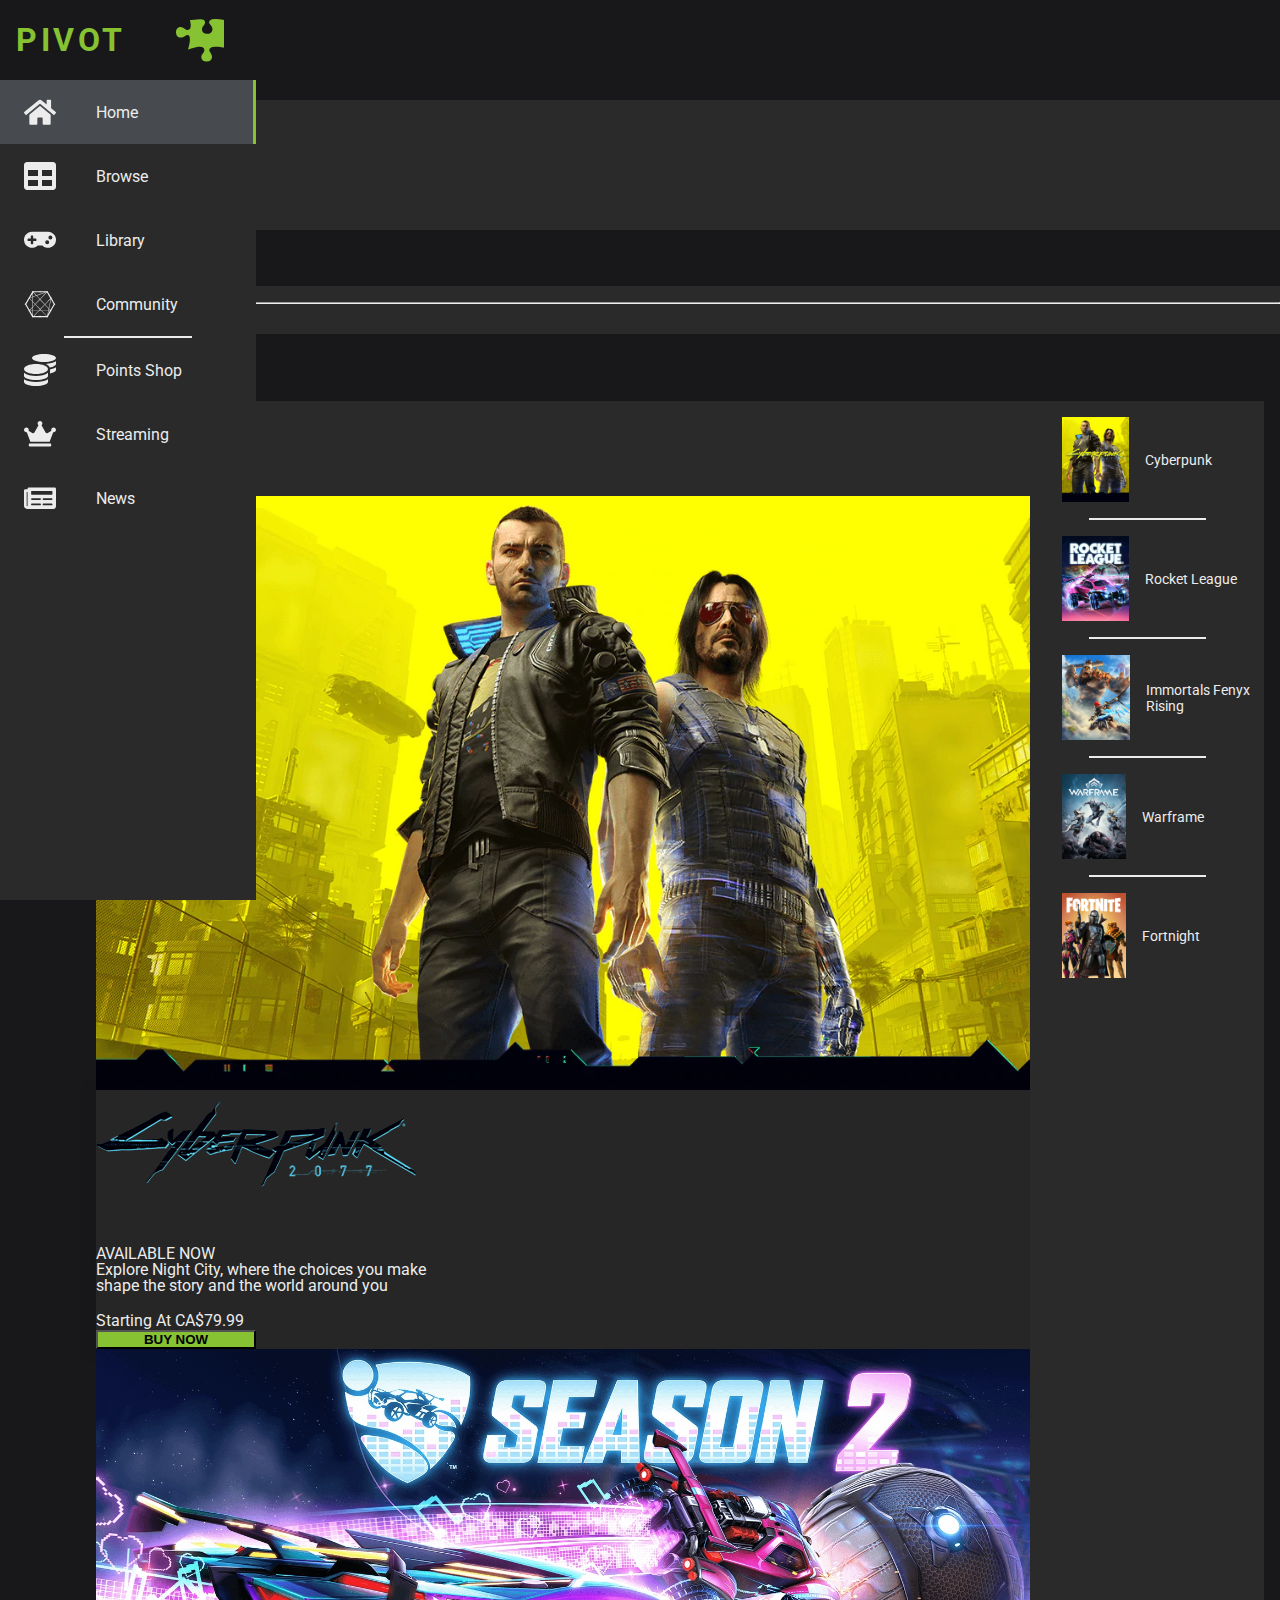
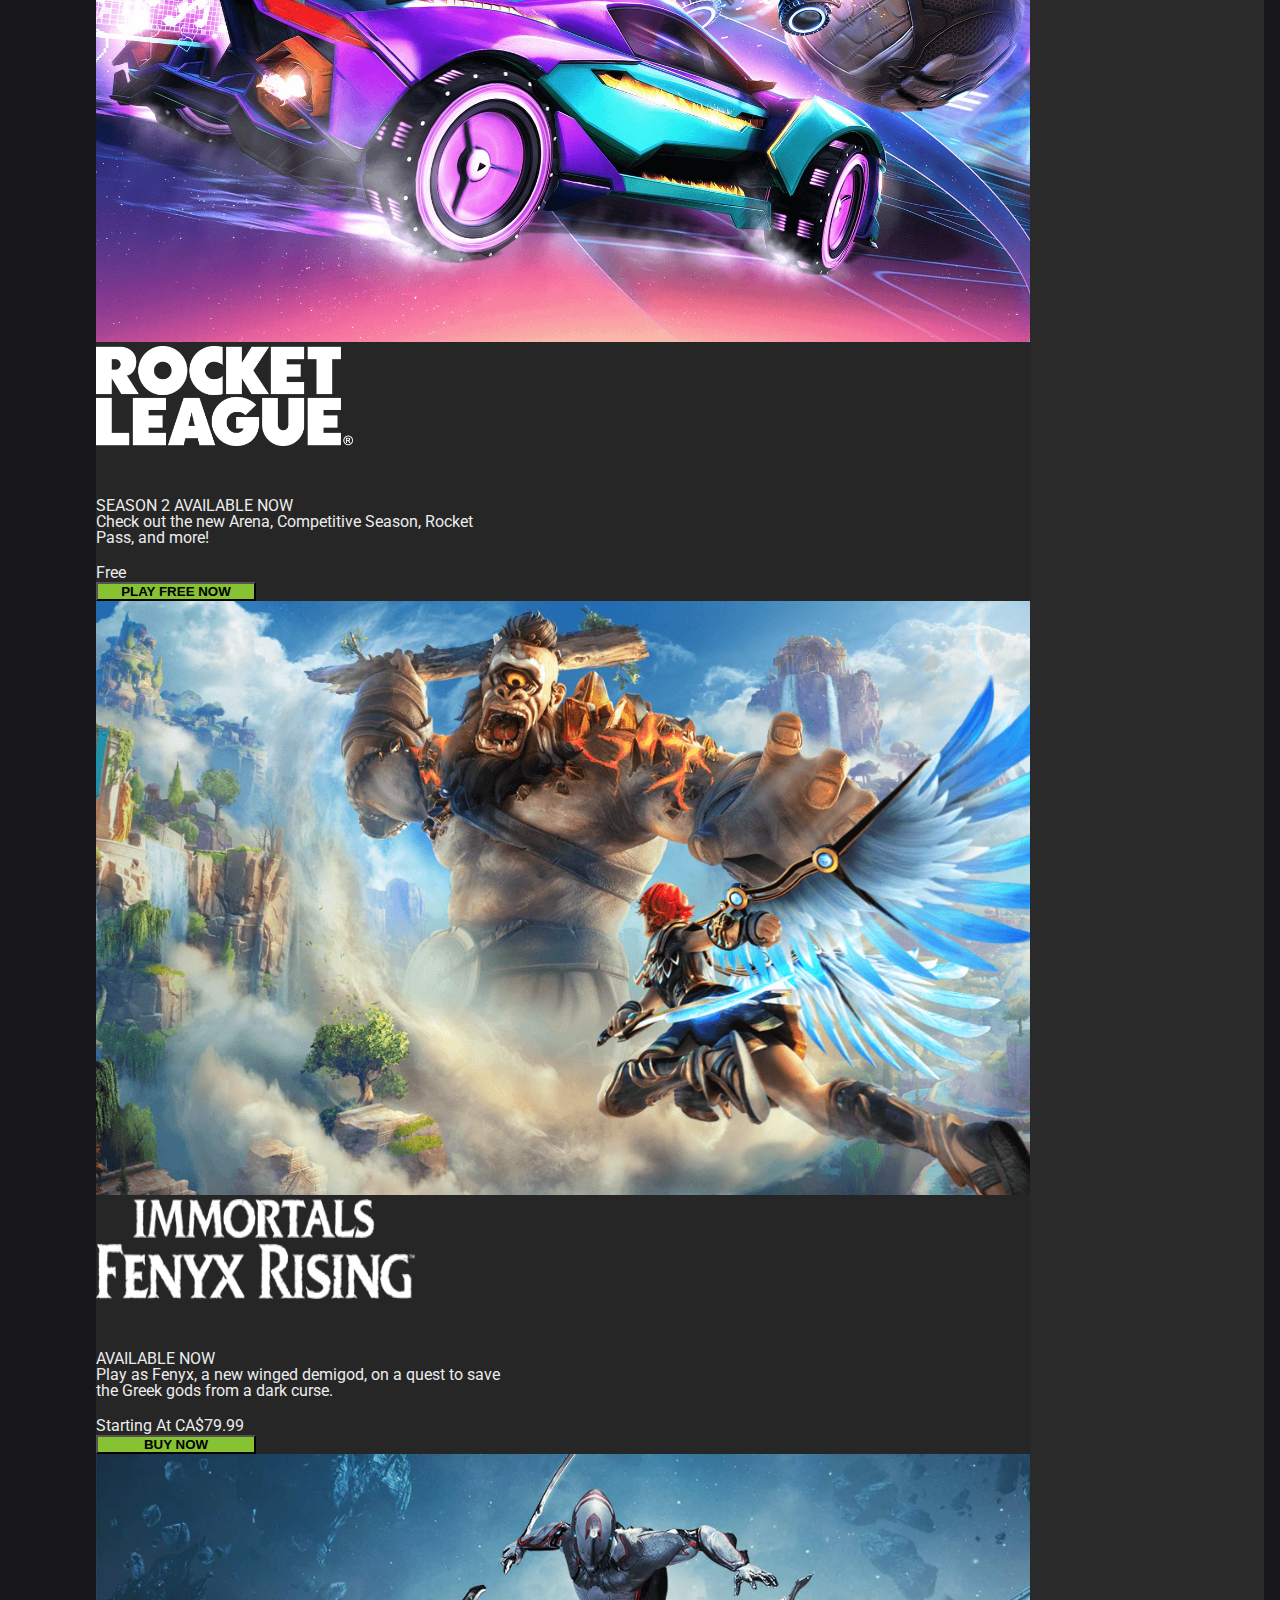
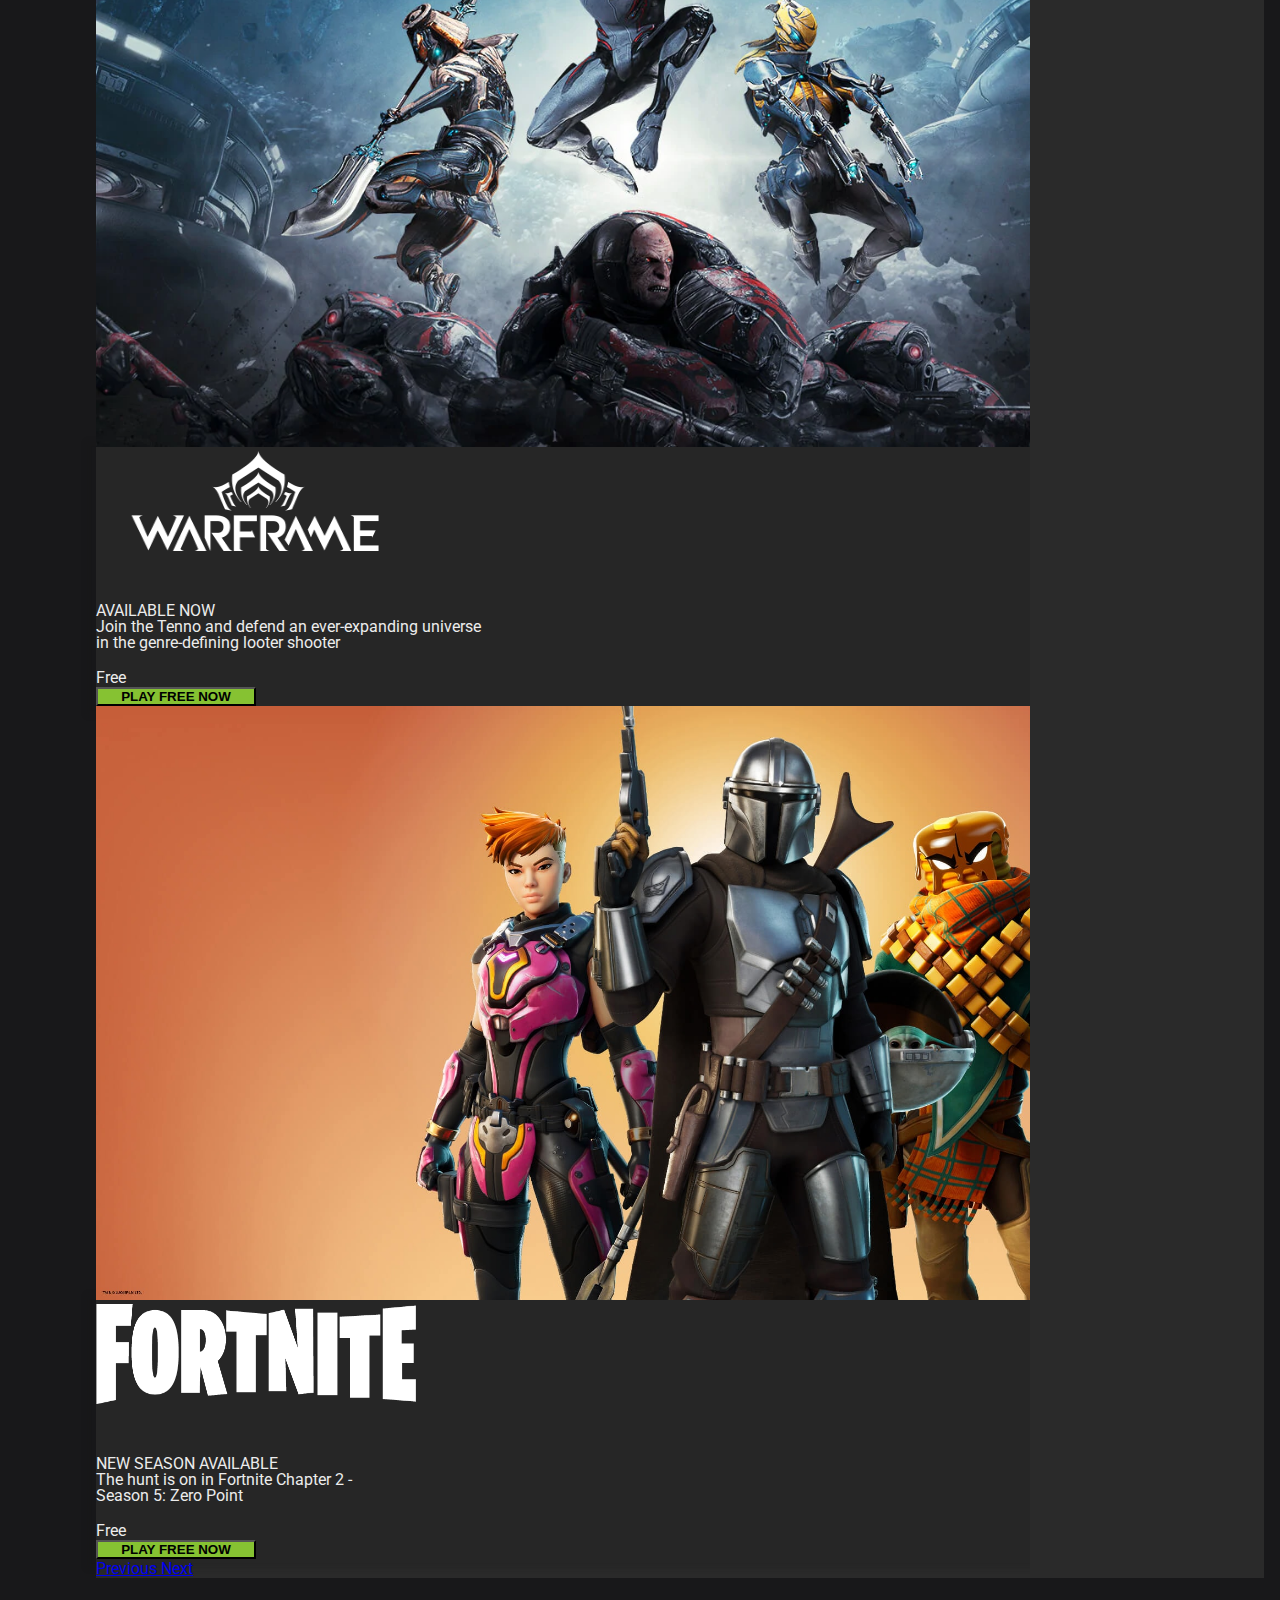
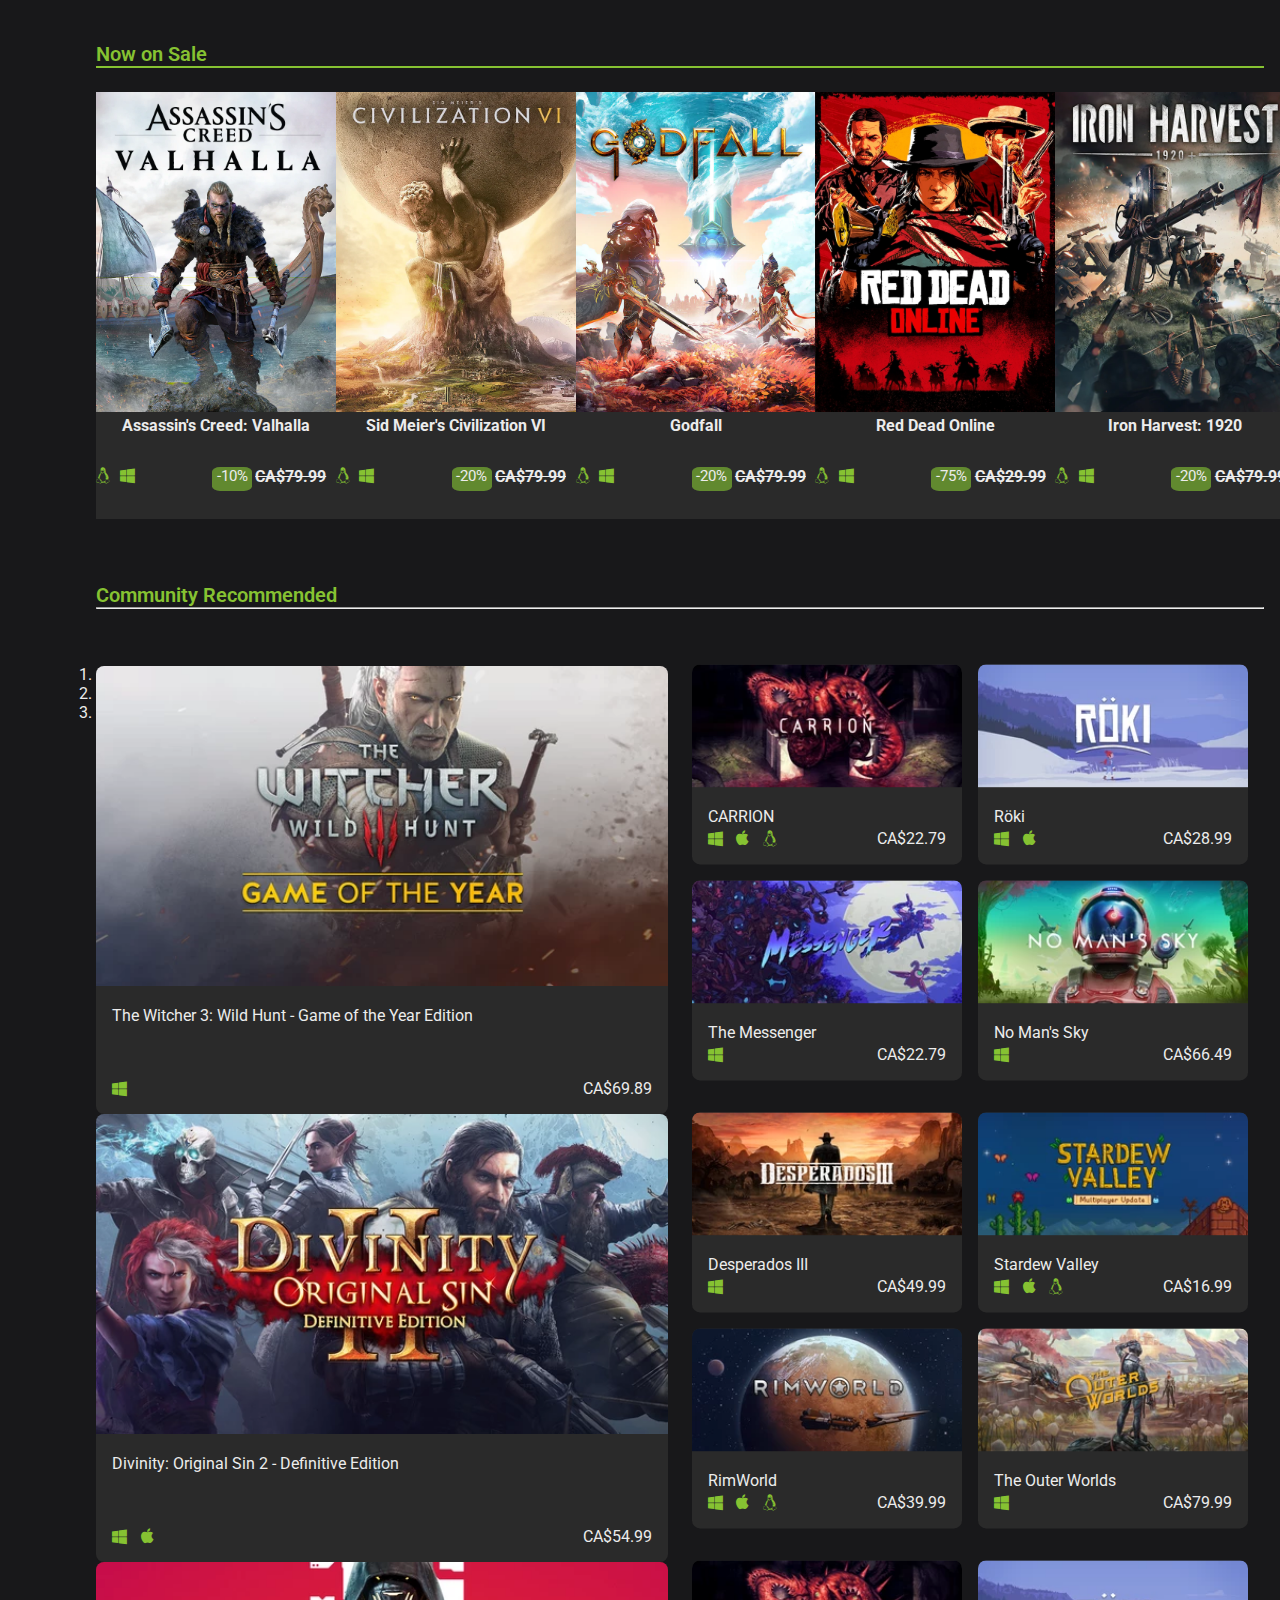
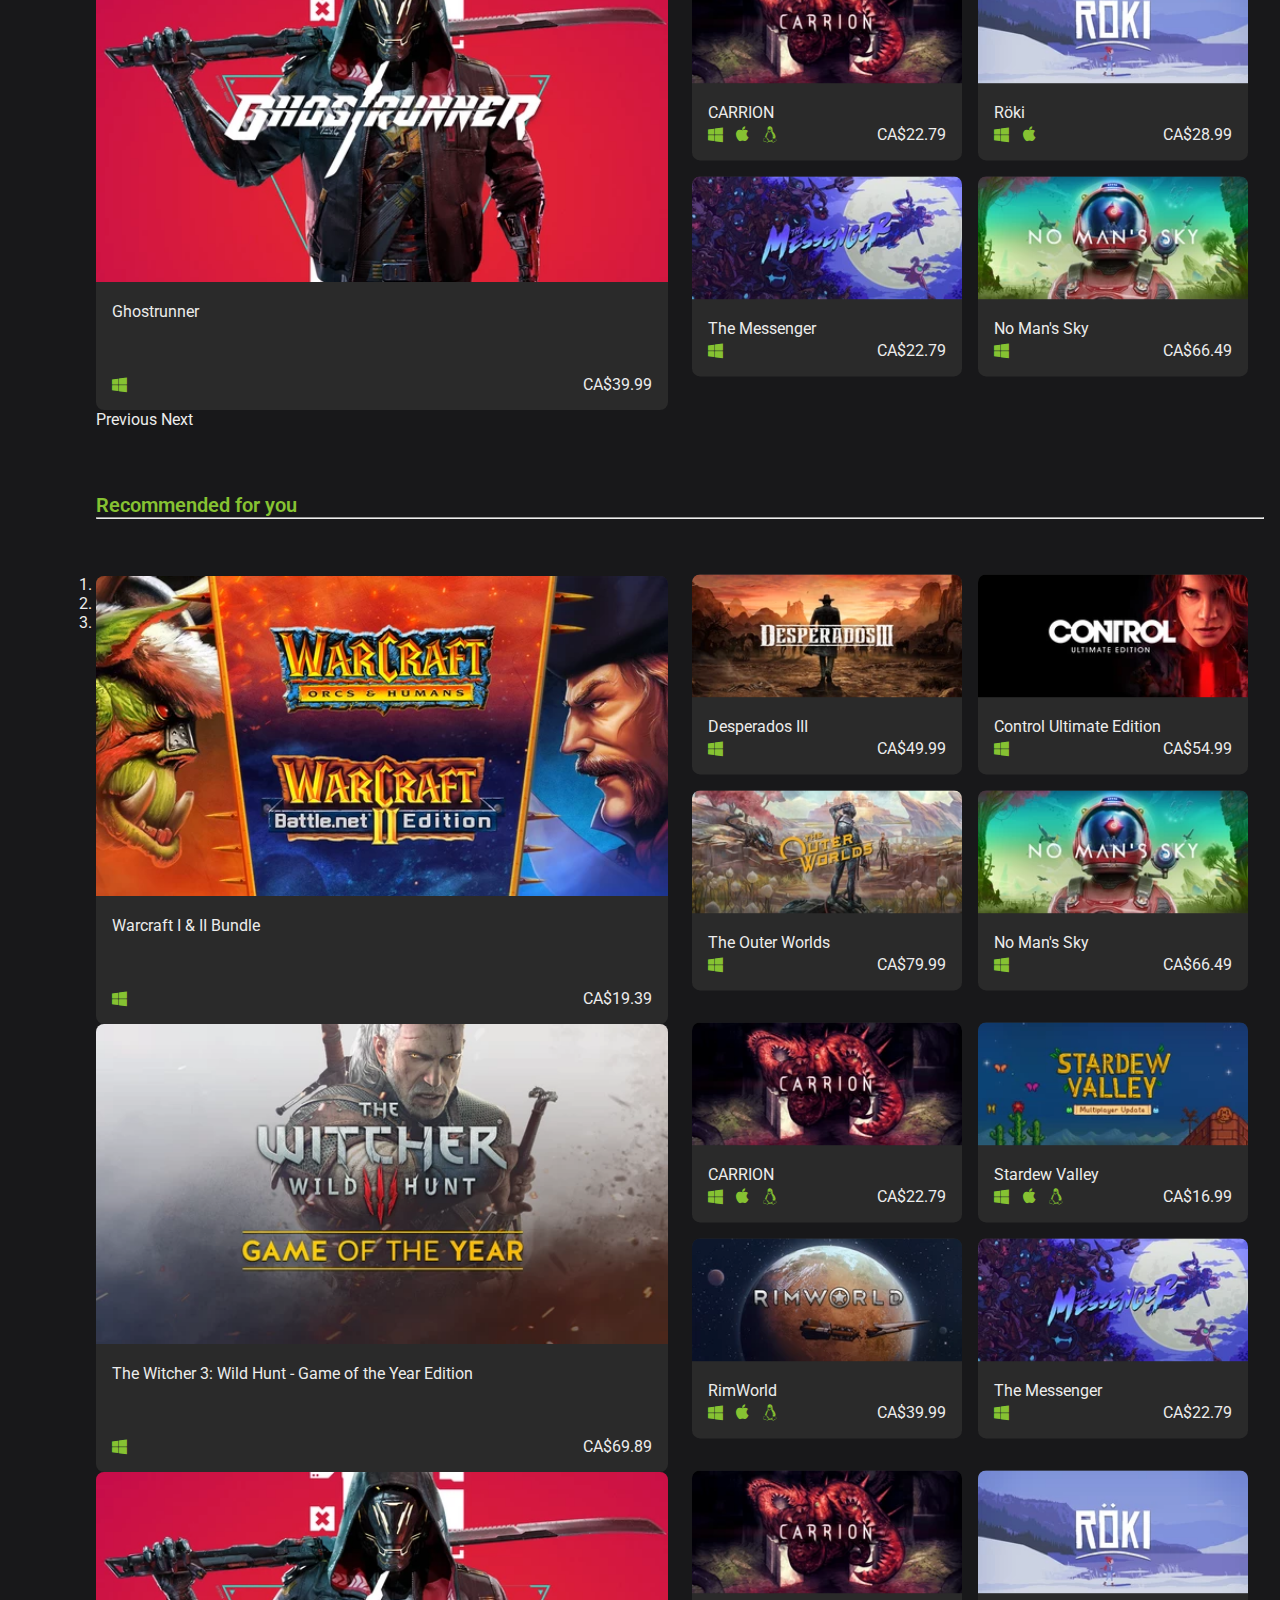
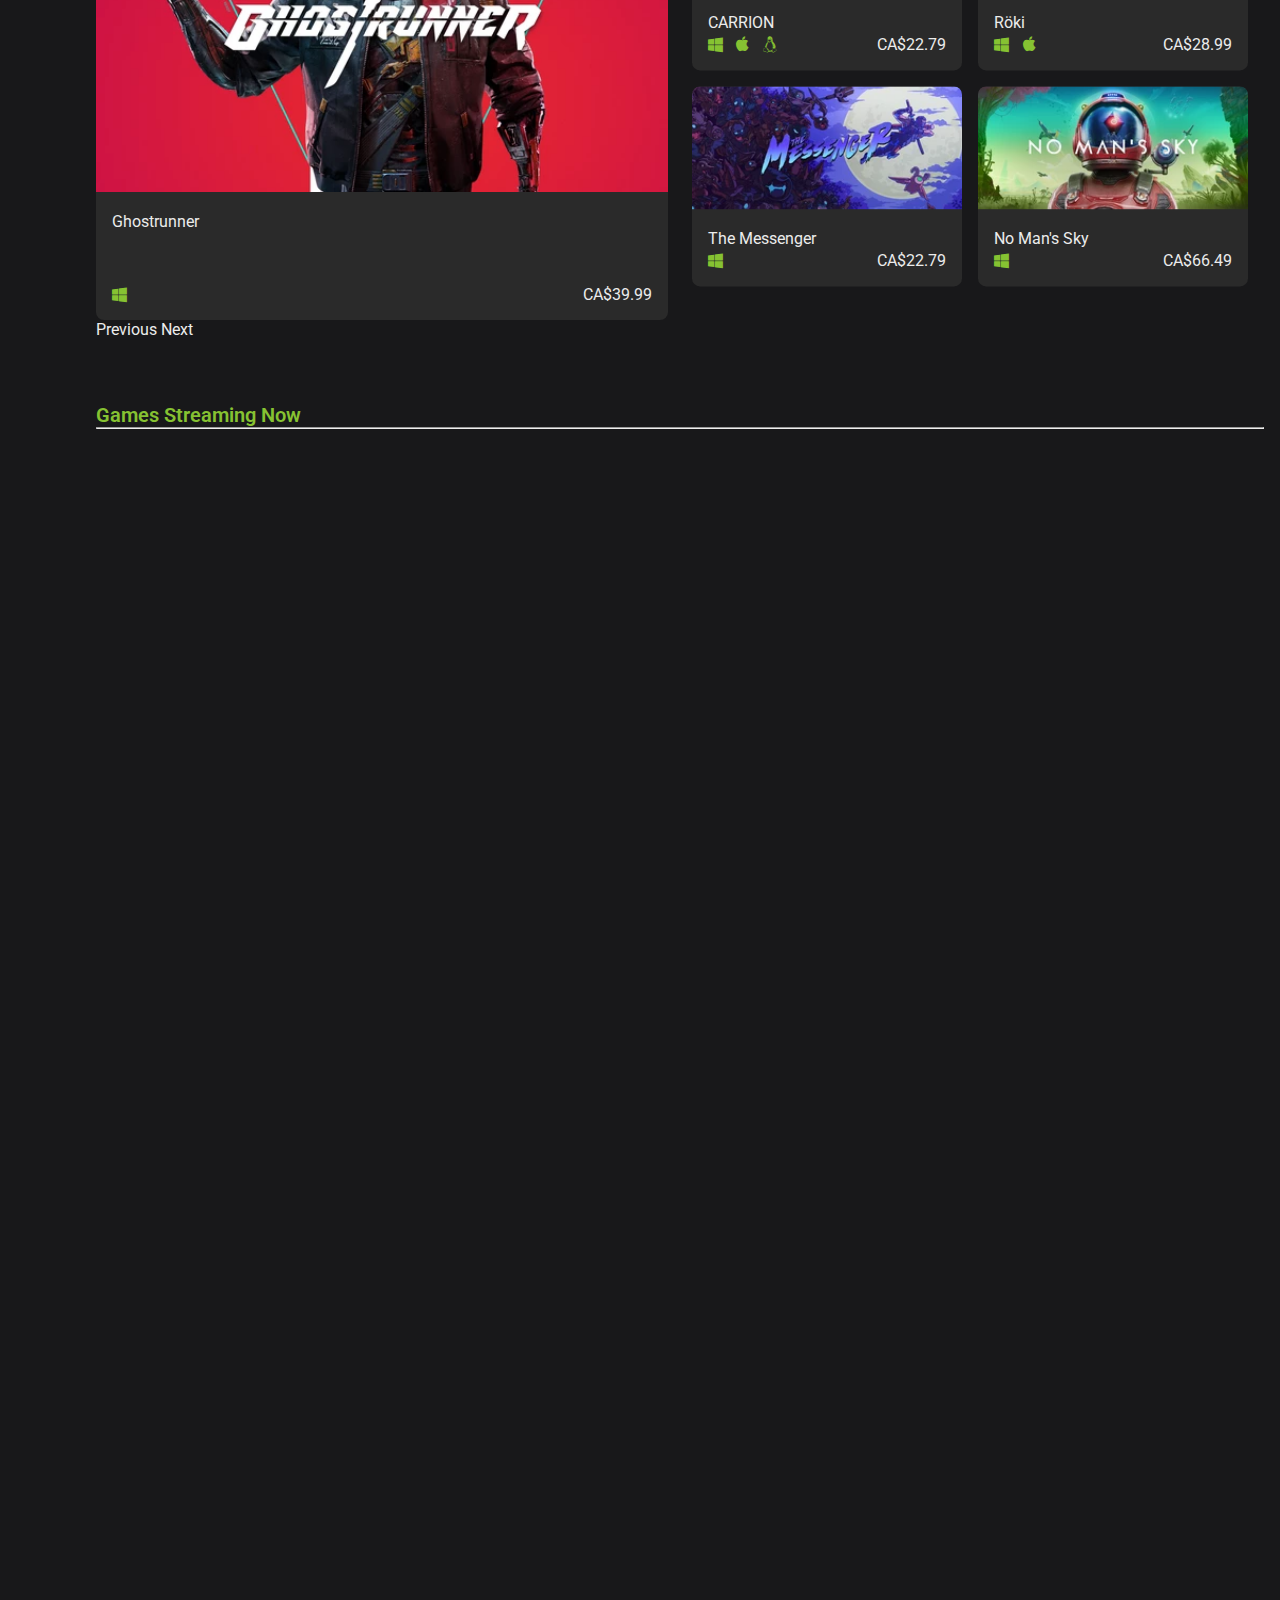
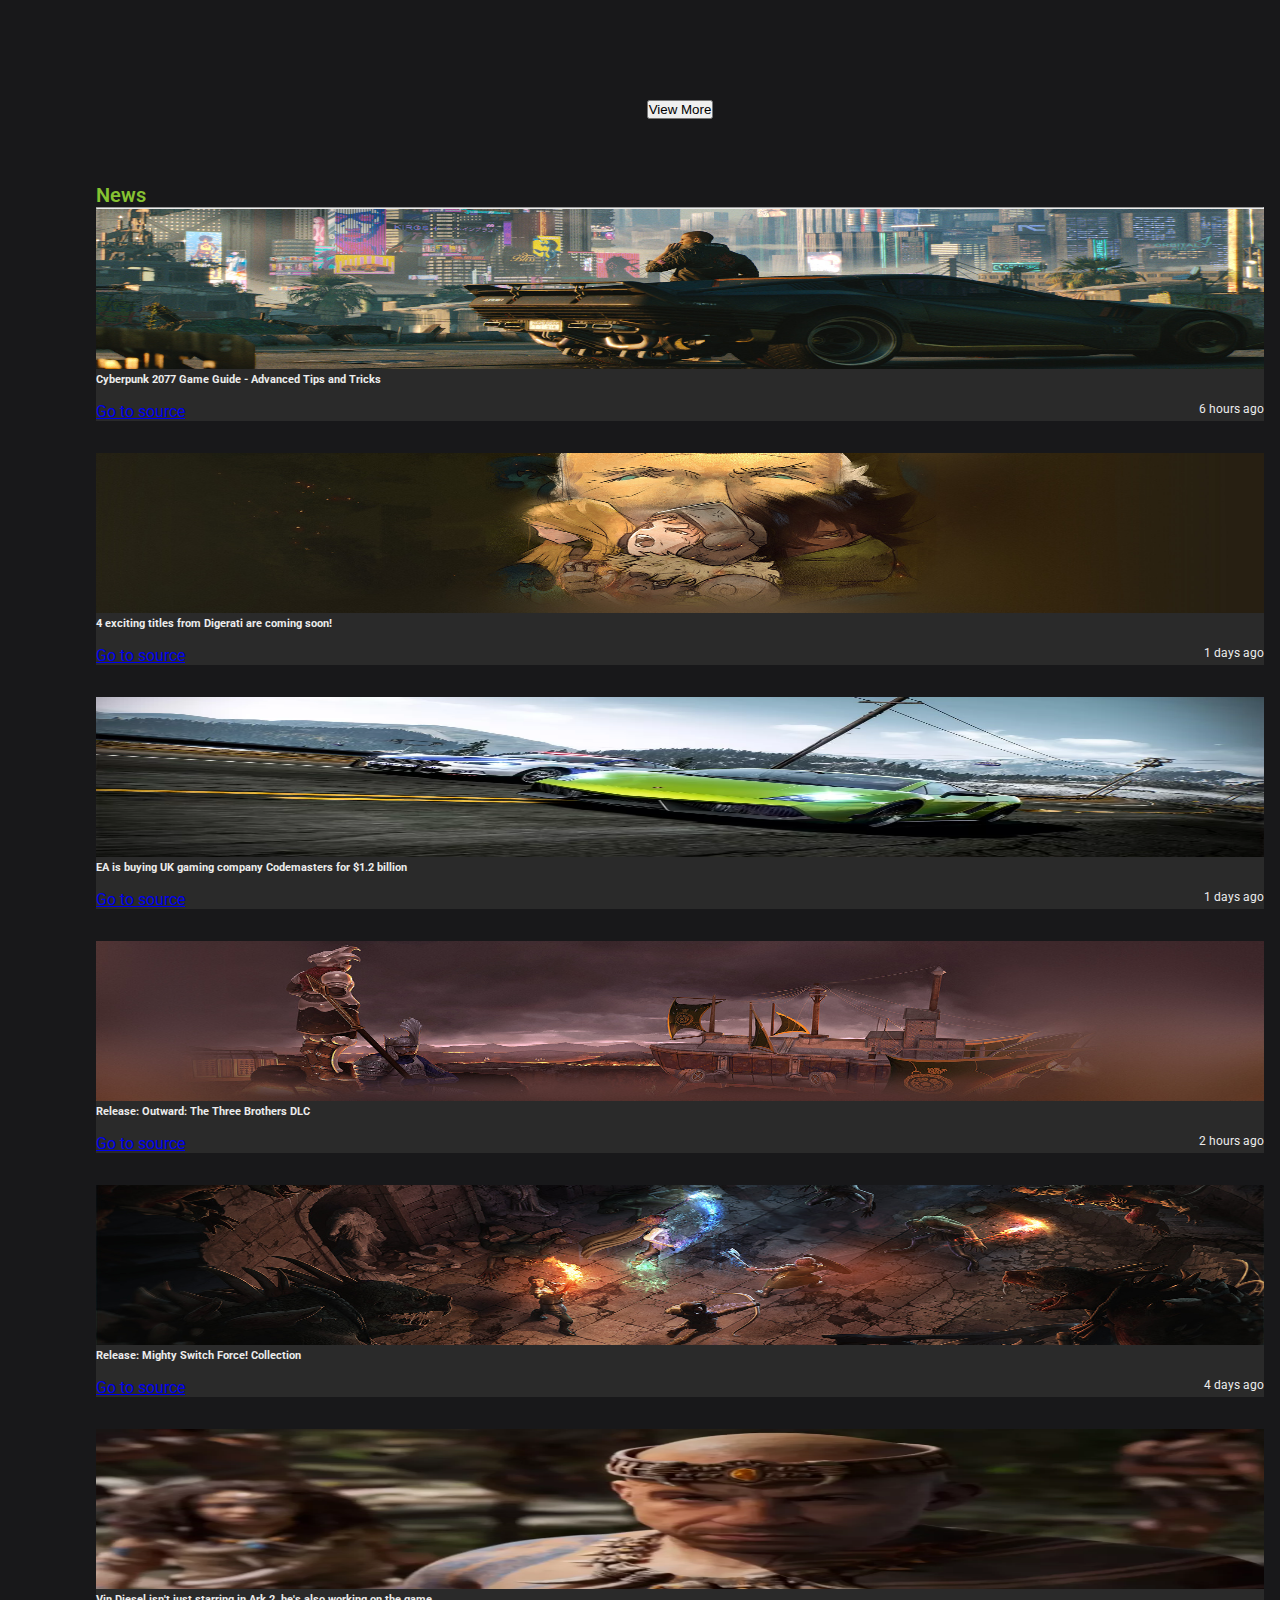
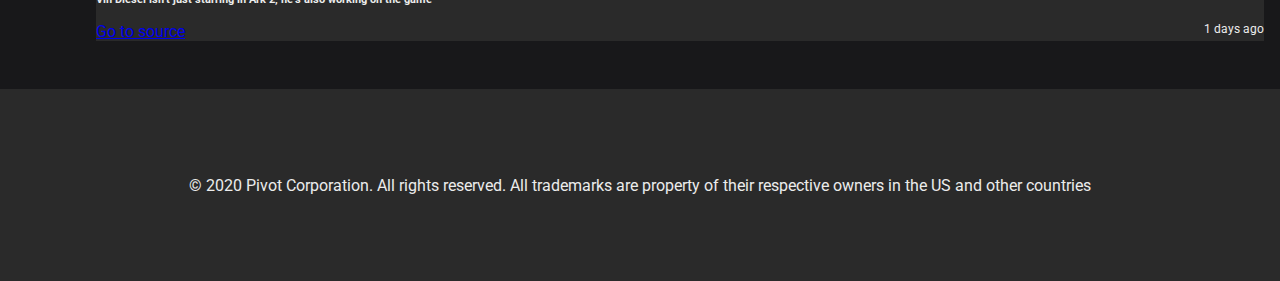
<file: index.html>
<!DOCTYPE html>
<html lang="en">
    <head>
        <meta charset="UTF-8">
        <meta name="viewport" content="width=device-width, initial-scale=1.0">
        <script src="https://code.jquery.com/jquery-3.5.1.js" integrity="sha256-QWo7LDvxbWT2tbbQ97B53yJnYU3WhH/C8ycbRAkjPDc=" crossorigin="anonymous"></script>
        <link href="https://cdn.jsdelivr.net/npm/bootstrap@5.0.0-beta1/dist/css/bootstrap.min.css" rel="stylesheet" integrity="sha384-giJF6kkoqNQ00vy+HMDP7azOuL0xtbfIcaT9wjKHr8RbDVddVHyTfAAsrekwKmP1" crossorigin="anonymous">
        <link rel="preconnect" href="https://fonts.gstatic.com">
        <link href="https://fonts.googleapis.com/css2?family=Poppins:wght@300;400;500;600;700&display=swap" rel="stylesheet">
        <link href="https://fonts.googleapis.com/css2?family=Roboto:ital,wght@0,100;0,300;0,400;0,500;0,700;0,900;1,100;1,300;1,400;1,500;1,700;1,900&display=swap" rel="stylesheet">
        <link rel="stylesheet" href="https://cdnjs.cloudflare.com/ajax/libs/font-awesome/4.7.0/css/font-awesome.min.css">
        <link rel="stylesheet" href="styles/navigation.css">
        <link rel="stylesheet" href="styles/store.css">
        <title>GGS | Store</title>
    </head>
    <body>
        <header>
            <nav class="custom-navbar">
                <ul class="custom-navbar-nav">
                    <li class="logo">
                        <div class="logo-div">
                            <span class="logo-text">Pivot</span>
                            <svg 
                                aria-hidden="true" 
                                focusable="false" 
                                data-prefix="fas" 
                                data-icon="puzzle-piece" 
                                class="svg-inline--fa fa-puzzle-piece fa-w-18" 
                                role="img" 
                                xmlns="http://www.w3.org/2000/svg" 
                                viewBox="0 0 576 512">
                                <path 
                                    fill="currentColor" 
                                    d="M519.442 288.651c-41.519 0-59.5 31.593-82.058 31.593C377.409 320.244 432 144 432 144s-196.288 80-196.288-3.297c0-35.827 36.288-46.25 36.288-85.985C272 19.216 243.885 0 210.539 0c-34.654 0-66.366 18.891-66.366 56.346 0 41.364 31.711 59.277 31.711 81.75C175.885 207.719 0 166.758 0 166.758v333.237s178.635 41.047 178.635-28.662c0-22.473-40-40.107-40-81.471 0-37.456 29.25-56.346 63.577-56.346 33.673 0 61.788 19.216 61.788 54.717 0 39.735-36.288 50.158-36.288 85.985 0 60.803 129.675 25.73 181.23 25.73 0 0-34.725-120.101 25.827-120.101 35.962 0 46.423 36.152 86.308 36.152C556.712 416 576 387.99 576 354.443c0-34.199-18.962-65.792-56.558-65.792z">
                                </path>
                            </svg>
                        </div>
                    </li>
                    <li class="custom-nav-item" id="nav-home-page">
                        <a href="index.html" class="custom-nav-link">
                            <svg 
                                aria-hidden="true" 
                                focusable="false" 
                                data-prefix="fas" 
                                data-icon="home" 
                                class="svg-inline--fa fa-home fa-w-18" 
                                role="img" xmlns="http://www.w3.org/2000/svg" 
                                viewBox="0 0 576 512">
                                <path 
                                    fill="currentColor" 
                                    d="M280.37 148.26L96 300.11V464a16 16 0 0 0 16 16l112.06-.29a16 16 0 0 0 15.92-16V368a16 16 0 0 1 16-16h64a16 16 0 0 1 16 16v95.64a16 16 0 0 0 16 16.05L464 480a16 16 0 0 0 16-16V300L295.67 148.26a12.19 12.19 0 0 0-15.3 0zM571.6 251.47L488 182.56V44.05a12 12 0 0 0-12-12h-56a12 12 0 0 0-12 12v72.61L318.47 43a48 48 0 0 0-61 0L4.34 251.47a12 12 0 0 0-1.6 16.9l25.5 31A12 12 0 0 0 45.15 301l235.22-193.74a12.19 12.19 0 0 1 15.3 0L530.9 301a12 12 0 0 0 16.9-1.6l25.5-31a12 12 0 0 0-1.7-16.93z">
                                </path>
                            </svg>
                            <span class="link-text">Home</span>
                            <div id="home-selected"></div>
                        </a>
                    </li>
                    <li class="custom-nav-item">
                        <a href="pages/browse.html" class="custom-nav-link">
                            <svg aria-hidden="true" focusable="false" data-prefix="fas" data-icon="table" class="svg-inline--fa fa-table fa-w-16" role="img" xmlns="http://www.w3.org/2000/svg" viewBox="0 0 512 512"><path fill="currentColor" d="M464 32H48C21.49 32 0 53.49 0 80v352c0 26.51 21.49 48 48 48h416c26.51 0 48-21.49 48-48V80c0-26.51-21.49-48-48-48zM224 416H64v-96h160v96zm0-160H64v-96h160v96zm224 160H288v-96h160v96zm0-160H288v-96h160v96z"></path></svg>
                            <span class="link-text">Browse</span>
                            <div class="browse-selected"></div>
                        </a>
                    </li>
                    <li class="custom-nav-item">
                        <a href="pages/library.html" class="custom-nav-link">
                            <svg aria-hidden="true" focusable="false" data-prefix="fas" data-icon="gamepad" class="svg-inline--fa fa-gamepad fa-w-20" role="img" xmlns="http://www.w3.org/2000/svg" viewBox="0 0 640 512"><path fill="currentColor" d="M480.07 96H160a160 160 0 1 0 114.24 272h91.52A160 160 0 1 0 480.07 96zM248 268a12 12 0 0 1-12 12h-52v52a12 12 0 0 1-12 12h-24a12 12 0 0 1-12-12v-52H84a12 12 0 0 1-12-12v-24a12 12 0 0 1 12-12h52v-52a12 12 0 0 1 12-12h24a12 12 0 0 1 12 12v52h52a12 12 0 0 1 12 12zm216 76a40 40 0 1 1 40-40 40 40 0 0 1-40 40zm64-96a40 40 0 1 1 40-40 40 40 0 0 1-40 40z"></path></svg>
                            <span class="link-text">Library</span>
                            <div class="library-selected"></div>
                        </a>
                    </li>
                    <li class="custom-nav-item">
                        <a href="#" class="custom-nav-link">
                            <svg aria-hidden="true" focusable="false" data-prefix="fab" data-icon="connectdevelop" class="svg-inline--fa fa-connectdevelop fa-w-18" role="img" xmlns="http://www.w3.org/2000/svg" viewBox="0 0 576 512"><path fill="currentColor" d="M550.5 241l-50.089-86.786c1.071-2.142 1.875-4.553 1.875-7.232 0-8.036-6.696-14.733-14.732-15.001l-55.447-95.893c.536-1.607 1.071-3.214 1.071-4.821 0-8.571-6.964-15.268-15.268-15.268-4.821 0-8.839 2.143-11.786 5.625H299.518C296.839 18.143 292.821 16 288 16s-8.839 2.143-11.518 5.625H170.411C167.464 18.143 163.447 16 158.625 16c-8.303 0-15.268 6.696-15.268 15.268 0 1.607.536 3.482 1.072 4.821l-55.983 97.233c-5.356 2.41-9.107 7.5-9.107 13.661 0 .535.268 1.071.268 1.607l-53.304 92.143c-7.232 1.339-12.59 7.5-12.59 15 0 7.232 5.089 13.393 12.054 15l55.179 95.358c-.536 1.607-.804 2.946-.804 4.821 0 7.232 5.089 13.393 12.054 14.732l51.697 89.732c-.536 1.607-1.071 3.482-1.071 5.357 0 8.571 6.964 15.268 15.268 15.268 4.821 0 8.839-2.143 11.518-5.357h106.875C279.161 493.857 283.447 496 288 496s8.839-2.143 11.518-5.357h107.143c2.678 2.946 6.696 4.821 10.982 4.821 8.571 0 15.268-6.964 15.268-15.268 0-1.607-.267-2.946-.803-4.285l51.697-90.268c6.964-1.339 12.054-7.5 12.054-14.732 0-1.607-.268-3.214-.804-4.821l54.911-95.358c6.964-1.339 12.322-7.5 12.322-15-.002-7.232-5.092-13.393-11.788-14.732zM153.535 450.732l-43.66-75.803h43.66v75.803zm0-83.839h-43.66c-.268-1.071-.804-2.142-1.339-3.214l44.999-47.41v50.624zm0-62.411l-50.357 53.304c-1.339-.536-2.679-1.34-4.018-1.607L43.447 259.75c.535-1.339.535-2.679.535-4.018s0-2.41-.268-3.482l51.965-90c2.679-.268 5.357-1.072 7.768-2.679l50.089 51.965v92.946zm0-102.322l-45.803-47.41c1.339-2.143 2.143-4.821 2.143-7.767 0-.268-.268-.804-.268-1.072l43.928-15.804v72.053zm0-80.625l-43.66 15.804 43.66-75.536v59.732zm326.519 39.108l.804 1.339L445.5 329.125l-63.75-67.232 98.036-101.518.268.268zM291.75 355.107l11.518 11.786H280.5l11.25-11.786zm-.268-11.25l-83.303-85.446 79.553-84.375 83.036 87.589-79.286 82.232zm5.357 5.893l79.286-82.232 67.5 71.25-5.892 28.125H313.714l-16.875-17.143zM410.411 44.393c1.071.536 2.142 1.072 3.482 1.34l57.857 100.714v.536c0 2.946.803 5.624 2.143 7.767L376.393 256l-83.035-87.589L410.411 44.393zm-9.107-2.143L287.732 162.518l-57.054-60.268 166.339-60h4.287zm-123.483 0c2.678 2.678 6.16 4.285 10.179 4.285s7.5-1.607 10.179-4.285h75L224.786 95.821 173.893 42.25h103.928zm-116.249 5.625l1.071-2.142a33.834 33.834 0 0 0 2.679-.804l51.161 53.84-54.911 19.821V47.875zm0 79.286l60.803-21.964 59.732 63.214-79.553 84.107-40.982-42.053v-83.304zm0 92.678L198 257.607l-36.428 38.304v-76.072zm0 87.858l42.053-44.464 82.768 85.982-17.143 17.678H161.572v-59.196zm6.964 162.053c-1.607-1.607-3.482-2.678-5.893-3.482l-1.071-1.607v-89.732h99.91l-91.607 94.821h-1.339zm129.911 0c-2.679-2.41-6.428-4.285-10.447-4.285s-7.767 1.875-10.447 4.285h-96.429l91.607-94.821h38.304l91.607 94.821H298.447zm120-11.786l-4.286 7.5c-1.339.268-2.41.803-3.482 1.339l-89.196-91.875h114.376l-17.412 83.036zm12.856-22.232l12.858-60.803h21.964l-34.822 60.803zm34.822-68.839h-20.357l4.553-21.16 17.143 18.214c-.535.803-1.071 1.874-1.339 2.946zm66.161-107.411l-55.447 96.697c-1.339.535-2.679 1.071-4.018 1.874l-20.625-21.964 34.554-163.928 45.803 79.286c-.267 1.339-.803 2.678-.803 4.285 0 1.339.268 2.411.536 3.75z"></path></svg>
                            <span class="link-text">Community</span>
                            <div class="community-selected"></div>
                        </a>
                    </li>
                    <hr class="custom-nav-line-break">
                    <li class="custom-nav-item">
                        <a href="#" class="custom-nav-link">
                            <svg aria-hidden="true" focusable="false" data-prefix="fas" data-icon="coins" class="svg-inline--fa fa-coins fa-w-16" role="img" xmlns="http://www.w3.org/2000/svg" viewBox="0 0 512 512"><path fill="currentColor" d="M0 405.3V448c0 35.3 86 64 192 64s192-28.7 192-64v-42.7C342.7 434.4 267.2 448 192 448S41.3 434.4 0 405.3zM320 128c106 0 192-28.7 192-64S426 0 320 0 128 28.7 128 64s86 64 192 64zM0 300.4V352c0 35.3 86 64 192 64s192-28.7 192-64v-51.6c-41.3 34-116.9 51.6-192 51.6S41.3 334.4 0 300.4zm416 11c57.3-11.1 96-31.7 96-55.4v-42.7c-23.2 16.4-57.3 27.6-96 34.5v63.6zM192 160C86 160 0 195.8 0 240s86 80 192 80 192-35.8 192-80-86-80-192-80zm219.3 56.3c60-10.8 100.7-32 100.7-56.3v-42.7c-35.5 25.1-96.5 38.6-160.7 41.8 29.5 14.3 51.2 33.5 60 57.2z"></path></svg>
                            <span class="link-text">Points Shop</span>
                            <div class="points-selected"></div>
                        </a>
                    </li>
                    <li class="custom-nav-item">
                        <a href="#games-streaming-now" class="custom-nav-link">
                            <svg aria-hidden="true" focusable="false" data-prefix="fas" data-icon="crown" class="svg-inline--fa fa-crown fa-w-20" role="img" xmlns="http://www.w3.org/2000/svg" viewBox="0 0 640 512"><path fill="currentColor" d="M528 448H112c-8.8 0-16 7.2-16 16v32c0 8.8 7.2 16 16 16h416c8.8 0 16-7.2 16-16v-32c0-8.8-7.2-16-16-16zm64-320c-26.5 0-48 21.5-48 48 0 7.1 1.6 13.7 4.4 19.8L476 239.2c-15.4 9.2-35.3 4-44.2-11.6L350.3 85C361 76.2 368 63 368 48c0-26.5-21.5-48-48-48s-48 21.5-48 48c0 15 7 28.2 17.7 37l-81.5 142.6c-8.9 15.6-28.9 20.8-44.2 11.6l-72.3-43.4c2.7-6 4.4-12.7 4.4-19.8 0-26.5-21.5-48-48-48S0 149.5 0 176s21.5 48 48 48c2.6 0 5.2-.4 7.7-.8L128 416h384l72.3-192.8c2.5.4 5.1.8 7.7.8 26.5 0 48-21.5 48-48s-21.5-48-48-48z"></path></svg>
                            <span class="link-text">Streaming</span>
                            <div class="streaming-selected"></div>
                        </a>
                    </li>
                    <li class="custom-nav-item">
                        <a href="#store-news" class="custom-nav-link">
                            <svg aria-hidden="true" focusable="false" data-prefix="fas" data-icon="newspaper" class="svg-inline--fa fa-newspaper fa-w-18" role="img" xmlns="http://www.w3.org/2000/svg" viewBox="0 0 576 512"><path fill="currentColor" d="M552 64H88c-13.255 0-24 10.745-24 24v8H24c-13.255 0-24 10.745-24 24v272c0 30.928 25.072 56 56 56h472c26.51 0 48-21.49 48-48V88c0-13.255-10.745-24-24-24zM56 400a8 8 0 0 1-8-8V144h16v248a8 8 0 0 1-8 8zm236-16H140c-6.627 0-12-5.373-12-12v-8c0-6.627 5.373-12 12-12h152c6.627 0 12 5.373 12 12v8c0 6.627-5.373 12-12 12zm208 0H348c-6.627 0-12-5.373-12-12v-8c0-6.627 5.373-12 12-12h152c6.627 0 12 5.373 12 12v8c0 6.627-5.373 12-12 12zm-208-96H140c-6.627 0-12-5.373-12-12v-8c0-6.627 5.373-12 12-12h152c6.627 0 12 5.373 12 12v8c0 6.627-5.373 12-12 12zm208 0H348c-6.627 0-12-5.373-12-12v-8c0-6.627 5.373-12 12-12h152c6.627 0 12 5.373 12 12v8c0 6.627-5.373 12-12 12zm0-96H140c-6.627 0-12-5.373-12-12v-40c0-6.627 5.373-12 12-12h360c6.627 0 12 5.373 12 12v40c0 6.627-5.373 12-12 12z"></path></svg>
                            <span class="link-text">News</span>
                            <div class="news-selected"></div>
                        </a>
                    </li>
                </ul>
            </nav>
            <ul class="nav justify-content-end">
                <li class="nav-item">
                    <div id="search-btn-div" class="input-group mb-3">
                        <input id="search-input" type="text" class="form-control" placeholder="Search">
                        <button class="btn btn-outline-secondary" type="button" id="search-btn">
                            <i class="fa fa-search" aria-hidden="true"></i>
                        </button>
                    </div>
                </li>
                <li class="nav-item dropdown">
                    <a class="nav-link active" aria-current="page" href="#" data-bs-toggle="dropdown">
                        <div id="language-icon">
                            <svg aria-hidden="true" focusable="false" data-prefix="fas" data-icon="globe" class="svg-inline--fa fa-globe fa-w-16" role="img" xmlns="http://www.w3.org/2000/svg" viewBox="0 0 496 512"><path fill="currentColor" d="M336.5 160C322 70.7 287.8 8 248 8s-74 62.7-88.5 152h177zM152 256c0 22.2 1.2 43.5 3.3 64h185.3c2.1-20.5 3.3-41.8 3.3-64s-1.2-43.5-3.3-64H155.3c-2.1 20.5-3.3 41.8-3.3 64zm324.7-96c-28.6-67.9-86.5-120.4-158-141.6 24.4 33.8 41.2 84.7 50 141.6h108zM177.2 18.4C105.8 39.6 47.8 92.1 19.3 160h108c8.7-56.9 25.5-107.8 49.9-141.6zM487.4 192H372.7c2.1 21 3.3 42.5 3.3 64s-1.2 43-3.3 64h114.6c5.5-20.5 8.6-41.8 8.6-64s-3.1-43.5-8.5-64zM120 256c0-21.5 1.2-43 3.3-64H8.6C3.2 212.5 0 233.8 0 256s3.2 43.5 8.6 64h114.6c-2-21-3.2-42.5-3.2-64zm39.5 96c14.5 89.3 48.7 152 88.5 152s74-62.7 88.5-152h-177zm159.3 141.6c71.4-21.2 129.4-73.7 158-141.6h-108c-8.8 56.9-25.6 107.8-50 141.6zM19.3 352c28.6 67.9 86.5 120.4 158 141.6-24.4-33.8-41.2-84.7-50-141.6h-108z"></path></svg>
                        </div>
                    </a>
                    <ul class="dropdown-menu" aria-labelledby="navbarDropdown">
                        <li><a class="dropdown-item" href="#">العربية</a></li>
                        <li><a class="dropdown-item" href="#">Deutsch</a></li>
                        <li><a class="dropdown-item" href="#">Español (Spain)</a></li>
                        <li><a class="dropdown-item" href="#">Español (LA)</a></li>
                        <li><a class="dropdown-item" href="#">Français</a></li>
                        <li><a class="dropdown-item" href="#">Italiano</a></li>
                        <li><a class="dropdown-item" href="#">日本語</a></li>
                        <li><a class="dropdown-item" href="#">Русский</a></li>
                    </ul>
                </li>
                <li class="nav-item dropdown">
                    <a class="nav-link active" aria-current="page" href="#" data-bs-toggle="dropdown">
                        <div id="user-icon">
                            <img src="images/user.png" alt="User image">
                        </div>
                    </a>
                    <ul class="dropdown-menu" aria-labelledby="navbarDropdown">
                        <li><a class="dropdown-item" href="#">Account</a></li>
                        <li><hr class="dropdown-divider"></li>
                        <li><a class="dropdown-item" href="#">Logout</a></li>
                    </ul>
                </li>
              </ul>
        </header>
        <main>
            <div class="container">
                <section class="top-store-links">
                    <a href="index.html">Highlights</a>
                    <a href="pages/browse.html">Browse</a>
                </section>
            </div>
            <div class="container">
                <section class="store-carousel">
                    <div id="carouselControls" class="carousel carousel-dark slide" data-bs-ride="carousel">
                        <ol class="carousel-indicators">
                            <li data-bs-slide-to="0" class="active"></li>
                            <li data-bs-slide-to="1"></li>
                            <li data-bs-slide-to="2"></li>
                            <li data-bs-slide-to="3"></li>
                            <li data-bs-slide-to="4"></li>
                        </ol>
                        <div class="carousel-inner">
                            <div class="carousel-item active" pause="hover">
                                <img src="images/games/cyber-punk-big.webp" class="d-block w-100" alt="Cyberpunk 2077">
                                <div class="carousel-caption d-none d-md-block">
                                    <img src="images/cyberpunk_logo.png" alt="">
                                    <p>AVAILABLE NOW</p>
                                    <p>Explore Night City, where the choices you make </p>
                                    <p>shape the story and the world around you</p>
                                    <br>
                                    <p>Starting At CA$79.99</p>
                                    <a href="./pages/games/game_page.html?game_name=cyberpunk-2077">
                                        <button type="button" class="btn btn-buy-now">BUY NOW</button>
                                    </a>
                                </div>
                            </div>
                            <div class="carousel-item" pause="hover">
                                <img src="images/games/rocket-league-big.jpg" class="d-block w-100" alt="Rocket League">
                                <div class="carousel-caption d-none d-md-block">
                                    <img src="images/rocket-league-logo.png" alt="">
                                    <p>SEASON 2 AVAILABLE NOW</p>
                                    <p>Check out the new Arena, Competitive Season, Rocket </p>
                                    <p>Pass, and more!</p>
                                    <br>
                                    <p>Free</p>
                                    <a href="./pages/games/game_page.html?game_name=rocket-league">
                                        <button type="button" class="btn btn-play-free-now">PLAY FREE NOW</button>
                                    </a>
                                </div>
                            </div>
                            <div class="carousel-item" pause="hover">
                                <img src="images/games/immortals-fenyx-big.webp" class="d-block w-100" alt="Immortals Fenyx">
                                <div class="carousel-caption d-none d-md-block">
                                    <img src="images/immortalsfenyxrising-logo.png" alt="">
                                    <p>AVAILABLE NOW</p>
                                    <p>Play as Fenyx, a new winged demigod, on a quest to save </p>
                                    <p>the Greek gods from a dark curse.</p>
                                    <br>
                                    <p>Starting At CA$79.99</p>
                                    <a href="./pages/games/game_page.html?game_name=immortals-fenyx-rising">
                                        <button type="button" class="btn btn-buy-now">BUY NOW</button>
                                    </a>
                                </div>
                            </div>
                            <div class="carousel-item" pause="hover">
                                <img src="images/games/warframe-big.webp" class="d-block w-100" alt="Warframe">
                                <div class="carousel-caption d-none d-md-block">
                                    <img src="images/warframe-logo.png" alt="">
                                    <p>AVAILABLE NOW</p>
                                    <p>Join the Tenno and defend an ever-expanding universe</p>
                                    <p> in the genre-defining looter shooter</p>
                                    <br>
                                    <p>Free</p>
                                    <a href="./pages/games/game_page.html?game_name=warframe">
                                        <button type="button" class="btn btn-play-free-now">PLAY FREE NOW</button>
                                    </a>
                                </div>
                            </div>
                            <div class="carousel-item" pause="hover">
                                <img src="images/games/fortnight-big.jpg" class="d-block w-100" alt="Fortnight">
                                <div class="carousel-caption d-none d-md-block">
                                    <img src="images/fortnite-logo.png" alt="">
                                    <p>NEW SEASON AVAILABLE</p>
                                    <p>The hunt is on in Fortnite Chapter 2 - </p>
                                    <p>Season 5: Zero Point</p>
                                    <br>
                                    <p>Free</p>
                                    <a href="./pages/games/game_page.html?game_name=cyberpunk-2077">
                                        <button type="button" class="btn btn-play-free-now">PLAY FREE NOW</button>
                                    </a>
                                </div>
                            </div>
                        </div>
                        <a class="carousel-control-prev" href="#carouselControls" role="button" data-bs-slide="prev">
                            <span class="carousel-control-prev-icon" aria-hidden="true"></span>
                            <span class="visually-hidden">Previous</span>
                        </a>
                        <a class="carousel-control-next" href="#carouselControls" role="button" data-bs-slide="next">
                            <span class="carousel-control-next-icon" aria-hidden="true"></span>
                            <span class="visually-hidden">Next</span>
                        </a>
                    </div>
                    <div class="carousel-side-bar">
                        <ul class="carousel-side-bar-list">
                            <li class="carousel-side-bar-item">
                                <a id="carousel-item-1" type="button">
                                    <img src="images/games/cyber-punk-small.png" alt="">
                                    <p>Cyberpunk</p>
                                </a>
                            </li>
                            <hr class="carousel-side-bar-break">
                            <li class="carousel-side-bar-item">
                                <a id="carousel-item-2" type="button">
                                    <img src="images/games/rocket-league-small.jpg" alt="">
                                    <p>Rocket League</p>
                                </a>
                            </li>
                            <hr class="carousel-side-bar-break">
                            <li class="carousel-side-bar-item">
                                <a id="carousel-item-3" type="button">
                                    <img src="images/games/immortals-fenyx-small.png" alt="">
                                    <p><span>Immortals Fenyx</span> <span>Rising</span></p>
                                </a>
                            </li>
                            <hr class="carousel-side-bar-break">
                            <li class="carousel-side-bar-item">
                                <a id="carousel-item-4" type="button">
                                    <img src="images/games/warframe-small.webp" alt="">
                                    <p>Warframe</p>
                                </a>
                            </li>
                            <hr class="carousel-side-bar-break">
                            <li class="carousel-side-bar-item carousel-side-bar-last-item">
                                <a id="carousel-item-5" type="button">
                                    <img src="images/games/fortnight-small.jpg" alt="">
                                    <p>Fortnight</p>
                                </a>
                            </li>
                        </ul>
                    </div>
                </section>
                
                <!-- Now on Sale -->
                <section class="now-on-sale">
                    <div class="section-title">
                        Now on Sale
                        <hr class="now-on-sale-break">
                    </div>
                    <section class="now-on-sale-cards">
                        <div class="card border-0">
                            <a href="./pages/games/game_page.html?game_name=the-witcher-3-wild-hunt">
                                <img src="images/games/ac-valhalla-med.webp" class="card-img-top" alt="...">
                                <div class="card-body">
                                    <h5 class="card-title">
                                        Assassin's Creed: Valhalla
                                    </h5>
                                    <div class="card-details">
                                        <i class="fa fa-linux" aria-hidden="true"></i>
                                        <i class="fa fa-windows" aria-hidden="true"></i>
                                        <span class="sale-percent">-10%</span>
                                        <h5 class="card-cost">
                                            CA$79.99
                                        </h5>
                                    </div>
                                </div>
                            </a>
                        </div>
                        <div class="card border-0">
                            <a href="./pages/games/game_page.html?game_name=sid-meiers-civilization-vi">
                                <img src="images/games/civ6-small.webp" class="card-img-top" alt="...">
                                <div class="card-body">
                                    <h5 class="card-title">
                                        Sid Meier's Civilization VI
                                    </h5>
                                    <div class="card-details">
                                        <i class="fa fa-linux" aria-hidden="true"></i>
                                        <i class="fa fa-windows" aria-hidden="true"></i>
                                        <span class="sale-percent">-20%</span>
                                        <h5 class="card-cost">
                                            CA$79.99
                                        </h5>
                                    </div>
                                </div>
                            </a>
                        </div>
                        <div class="card border-0">
                            <a href="./pages/games/game_page.html?game_name=ghostrunner">
                                <img src="images/games/godfall-small.webp" class="card-img-top" alt="...">
                                <div class="card-body">
                                    <h5 class="card-title">
                                        Godfall
                                    </h5>
                                    <div class="card-details">
                                        <i class="fa fa-linux" aria-hidden="true"></i>
                                        <i class="fa fa-windows" aria-hidden="true"></i>
                                        <span class="sale-percent">-20%</span>
                                        <h5 class="card-cost">
                                            CA$79.99
                                        </h5>
                                    </div>
                                </div>
                            </a>
                        </div>
                        <div class="card border-0">
                            <a href="./pages/games/game_page.html?game_name=red-dead-online">
                                <img src="images/games/rdr-online-small.jpg" class="card-img-top" alt="...">
                                <div class="card-body">
                                    <h5 class="card-title">
                                        Red Dead Online
                                    </h5>
                                    <div class="card-details">
                                        <i class="fa fa-linux" aria-hidden="true"></i>
                                        <i class="fa fa-windows" aria-hidden="true"></i>
                                        <span class="sale-percent">-75%</span>
                                        <h5 class="card-cost">
                                            CA$29.99
                                        </h5>
                                    </div>
                                </div>
                            </a>
                        </div>
                        <div class="card border-0">
                            <a href="./pages/games/game_page.html?game_name=iron-harvest">
                                <img src="images/games/iron-harvest-small.webp" class="card-img-top" alt="...">
                                <div class="card-body">
                                    <h5 class="card-title">
                                        Iron Harvest: 1920
                                    </h5>
                                    <div class="card-details">
                                        <i class="fa fa-linux" aria-hidden="true"></i>
                                        <i class="fa fa-windows" aria-hidden="true"></i>
                                        <span class="sale-percent">-20%</span>
                                        <h5 class="card-cost">
                                            CA$79.99
                                        </h5>
                                    </div>
                                </div>
                            </a>
                        </div>
                    </section>
                </section>

                <!-- community-recommended -->
                <section class="community-recommended">
                    <div class="section-title">
                        Community Recommended
                        <hr class="now-on-sale-break">
                    </div>
                    <div id="carouselIndicators" class="carousel slide carousel-fade" data-bs-ride="carousel">
                        <ol class="carousel-indicators">
                            <li data-bs-target="#carouselIndicators" data-bs-slide-to="0" class="active"></li>
                            <li data-bs-target="#carouselIndicators" data-bs-slide-to="1"></li>
                            <li data-bs-target="#carouselIndicators" data-bs-slide-to="2"></li>
                        </ol>
                        <div class="carousel-item">
                            <section class="community-recommended-group">
                                <div class="game-ad-large">
                                    <a href="./pages/games/game_page.html?game_name=the-witcher-3-wild-hunt">
                                        <div class="game-ad">
                                            <div class="game-ad-img">
                                                <img src="images/games/witcher3-goty-med.png" alt="evans-remains-med.webp">
                                            </div>
                                            <div class="game-ad-body">
                                                <span class="game-title">
                                                    The Witcher 3: Wild Hunt - Game of the Year Edition
                                                </span>
                                                <div class="game-details">
                                                    <div>
                                                        <i class="fa fa-windows" aria-hidden="true"></i>
                                                    </div>
                                                    <span class="game-cost">
                                                        CA$69.89
                                                    </span>
                                                </div>
                                            </div>
                                        </div>
                                    </a>
                                </div>
                                <div class="game-ad-small">
                                    <a href="./pages/games/game_page.html?game_name=carrion">
                                        <div class="game-ad">
                                            <div class="game-ad-img">
                                                <img src="images/games/carrion-med.png" alt="evans-remains-med.webp">
                                            </div>
                                            <div class="game-ad-body">
                                                <span class="game-title">
                                                    CARRION
                                                </span>
                                                <div class="game-details">
                                                    <div>
                                                        <i class="fa fa-windows" aria-hidden="true"></i>
                                                        <i class="fa fa-apple"></i>
                                                        <i class="fa fa-linux" aria-hidden="true"></i>
                                                    </div>
                                                    <span class="game-cost">
                                                        CA$22.79
                                                    </span>
                                                </div>
                                            </div>
                                        </div>
                                    </a>
                                    <a href="./pages/games/game_page.html?game_name=roki">
                                        <div class="game-ad">
                                            <div class="game-ad-img">
                                                <img src="images/games/roki-med.png" alt="evans-remains-med.webp">
                                            </div>
                                            <div class="game-ad-body">
                                                <span class="game-title">
                                                    Röki
                                                </span>
                                                <div class="game-details">
                                                    <div>
                                                        <i class="fa fa-windows" aria-hidden="true"></i>
                                                        <i class="fa fa-apple"></i>
                                                    </div>
                                                    <span class="game-cost">
                                                        CA$28.99
                                                    </span>
                                                </div>
                                            </div>
                                        </div>
                                    </a>
                                    <a href="./pages/games/game_page.html?game_name=the-messenger">
                                        <div class="game-ad">
                                            <div class="game-ad-img">
                                                <img src="images/games/messenger-med.png" alt="evans-remains-med.webp">
                                            </div>
                                            <div class="game-ad-body">
                                                <span class="game-title">
                                                    The Messenger
                                                </span>
                                                <div class="game-details">
                                                    <div>
                                                        <i class="fa fa-windows" aria-hidden="true"></i>
                                                    </div>
                                                    <span class="game-cost">
                                                        CA$22.79
                                                    </span>
                                                </div>
                                            </div>
                                        </div>
                                    </a>
                                    <a href="./pages/games/game_page.html?game_name=no-manss-sky">
                                        <div class="game-ad">
                                            <div class="game-ad-img">
                                                <img src="images/games/no-man-sky-med.png" alt="evans-remains-med.webp">
                                            </div>
                                            <div class="game-ad-body">
                                                <span class="game-title">
                                                    No Man's Sky
                                                </span>
                                                <div class="game-details">
                                                    <div>
                                                        <i class="fa fa-windows" aria-hidden="true"></i>
                                                    </div>
                                                    <span class="game-cost">
                                                        CA$66.49
                                                    </span>
                                                </div>
                                            </div>
                                        </div>
                                    </a>
                                </div>
                            </section>
                        </div>
                        <div class="carousel-item active">
                            <section class="community-recommended-group">
                                <div class="game-ad-large">
                                    <a href="./pages/games/game_page.html?game_name=divinity-original-sin-2---definitive-edition">
                                        <div class="game-ad">
                                            <div class="game-ad-img">
                                                <img src="images/games/divinity-original-sin-2-med.png" alt="evans-remains-med.webp">
                                            </div>
                                            <div class="game-ad-body">
                                                <span class="game-title">
                                                    Divinity: Original Sin 2 - Definitive Edition
                                                </span>
                                                <div class="game-details">
                                                    <div>
                                                        <i class="fa fa-windows" aria-hidden="true"></i>
                                                        <i class="fa fa-apple"></i>
                                                    </div>
                                                    <span class="game-cost">
                                                        CA$54.99
                                                    </span>
                                                </div>
                                            </div>
                                        </div>
                                    </a>
                                </div>
                                <div class="game-ad-small">
                                    <a href="./pages/games/game_page.html?game_name=desperados-iii">
                                        <div class="game-ad">
                                            <div class="game-ad-img">
                                                <img src="images/games/desperados-iii-med.png" alt="evans-remains-med.webp">
                                            </div>
                                            <div class="game-ad-body">
                                                <span class="game-title">
                                                    Desperados III
                                                </span>
                                                <div class="game-details">
                                                    <div>
                                                        <i class="fa fa-windows" aria-hidden="true"></i>
                                                    </div>
                                                    <span class="game-cost">
                                                        CA$49.99
                                                    </span>
                                                </div>
                                            </div>
                                        </div>
                                    </a>
                                    <a href="./pages/games/game_page.html?game_name=stardew-valley">
                                        <div class="game-ad">
                                            <div class="game-ad-img">
                                                <img src="images/games/stardew-valley-med.png" alt="evans-remains-med.webp">
                                            </div>
                                            <div class="game-ad-body">
                                                <span class="game-title">
                                                    Stardew Valley
                                                </span>
                                                <div class="game-details">
                                                    <div>
                                                        <i class="fa fa-windows" aria-hidden="true"></i>
                                                        <i class="fa fa-apple"></i>
                                                        <i class="fa fa-linux" aria-hidden="true"></i>
                                                    </div>
                                                    <span class="game-cost">
                                                        CA$16.99
                                                    </span>
                                                </div>
                                            </div>
                                        </div>
                                    </a>
                                    <a href="./pages/games/game_page.html?game_name=rimworld">
                                        <div class="game-ad">
                                            <div class="game-ad-img">
                                                <img src="images/games/rim-world-med.png" alt="evans-remains-med.webp">
                                            </div>
                                            <div class="game-ad-body">
                                                <span class="game-title">
                                                    RimWorld
                                                </span>
                                                <div class="game-details">
                                                    <div>
                                                        <i class="fa fa-windows" aria-hidden="true"></i>
                                                        <i class="fa fa-apple"></i>
                                                        <i class="fa fa-linux" aria-hidden="true"></i>
                                                    </div>
                                                    <span class="game-cost">
                                                        CA$39.99
                                                    </span>
                                                </div>
                                            </div>
                                        </div>
                                    </a>
                                    <a href="./pages/games/game_page.html?game_name=the-outer-worlds">
                                        <div class="game-ad">
                                            <div class="game-ad-img">
                                                <img src="images/games/outer-worlds-med.png" alt="evans-remains-med.webp">
                                            </div>
                                            <div class="game-ad-body">
                                                <span class="game-title">
                                                    The Outer Worlds
                                                </span>
                                                <div class="game-details">
                                                    <div>
                                                        <i class="fa fa-windows" aria-hidden="true"></i>
                                                    </div>
                                                    <span class="game-cost">
                                                        CA$79.99
                                                    </span>
                                                </div>
                                            </div>
                                        </div>
                                    </a>
                                </div>
                            </section>
                        </div>
                        <div class="carousel-item">
                            <section class="community-recommended-group">
                                <div class="game-ad-large">
                                    <a href="./pages/games/game_page.html?game_name=ghostrunner">
                                        <div class="game-ad">
                                            <div class="game-ad-img">
                                                <img src="images/games/ghost-runner-med.png" alt="evans-remains-med.webp">
                                            </div>
                                            <div class="game-ad-body">
                                                <span class="game-title">
                                                    Ghostrunner
                                                </span>
                                                <div class="game-details">
                                                    <div>
                                                        <i class="fa fa-windows" aria-hidden="true"></i>
                                                    </div>
                                                    <span class="game-cost">
                                                        CA$39.99
                                                    </span>
                                                </div>
                                            </div>
                                        </div>
                                    </a>
                                </div>
                                <div class="game-ad-small">
                                    <a href="./pages/games/game_page.html?game_name=carrion">
                                        <div class="game-ad">
                                            <div class="game-ad-img">
                                                <img src="images/games/carrion-med.png" alt="evans-remains-med.webp">
                                            </div>
                                            <div class="game-ad-body">
                                                <span class="game-title">
                                                    CARRION
                                                </span>
                                                <div class="game-details">
                                                    <div>
                                                        <i class="fa fa-windows" aria-hidden="true"></i>
                                                        <i class="fa fa-apple"></i>
                                                        <i class="fa fa-linux" aria-hidden="true"></i>
                                                    </div>
                                                    <span class="game-cost">
                                                        CA$22.79
                                                    </span>
                                                </div>
                                            </div>
                                        </div>
                                    </a>
                                    <a href="./pages/games/game_page.html?game_name=roki">
                                        <div class="game-ad">
                                            <div class="game-ad-img">
                                                <img src="images/games/roki-med.png" alt="evans-remains-med.webp">
                                            </div>
                                            <div class="game-ad-body">
                                                <span class="game-title">
                                                    Röki
                                                </span>
                                                <div class="game-details">
                                                    <div>
                                                        <i class="fa fa-windows" aria-hidden="true"></i>
                                                        <i class="fa fa-apple"></i>
                                                    </div>
                                                    <span class="game-cost">
                                                        CA$28.99
                                                    </span>
                                                </div>
                                            </div>
                                        </div>
                                    </a>
                                    <a href="./pages/games/game_page.html?game_name=the-messenger">
                                        <div class="game-ad">
                                            <div class="game-ad-img">
                                                <img src="images/games/messenger-med.png" alt="evans-remains-med.webp">
                                            </div>
                                            <div class="game-ad-body">
                                                <span class="game-title">
                                                    The Messenger
                                                </span>
                                                <div class="game-details">
                                                    <div>
                                                        <i class="fa fa-windows" aria-hidden="true"></i>
                                                    </div>
                                                    <span class="game-cost">
                                                        CA$22.79
                                                    </span>
                                                </div>
                                            </div>
                                        </div>
                                    </a>
                                    <a href="./pages/games/game_page.html?game_name=no-manss-sky">
                                        <div class="game-ad">
                                            <div class="game-ad-img">
                                                <img src="images/games/no-man-sky-med.png" alt="evans-remains-med.webp">
                                            </div>
                                            <div class="game-ad-body">
                                                <span class="game-title">
                                                    No Man's Sky
                                                </span>
                                                <div class="game-details">
                                                    <div>
                                                        <i class="fa fa-windows" aria-hidden="true"></i>
                                                    </div>
                                                    <span class="game-cost">
                                                        CA$66.49
                                                    </span>
                                                </div>
                                            </div>
                                        </div>
                                    </a>
                                </div>
                            </section>
                        </div>
                        <a class="carousel-control-prev" href="#carouselIndicators" role="button" data-bs-slide="prev">
                            <span class="carousel-control-prev-icon" aria-hidden="true"></span>
                            <span class="visually-hidden">Previous</span>
                        </a>
                        <a class="carousel-control-next" href="#carouselIndicators" role="button" data-bs-slide="next">
                            <span class="carousel-control-next-icon" aria-hidden="true"></span>
                            <span class="visually-hidden">Next</span>
                        </a>
                    </div>
                </section>

                <!-- Recommended for you -->
                <section class="community-recommended">
                    <div class="section-title">
                        Recommended for you
                        <hr class="now-on-sale-break">
                    </div>
                    <div id="carouselIndicators2" class="carousel slide carousel-fade" data-bs-ride="carousel">
                        <ol class="carousel-indicators">
                            <li data-bs-target="#carouselIndicators2" data-bs-slide-to="0" class="active"></li>
                            <li data-bs-target="#carouselIndicators2" data-bs-slide-to="1"></li>
                            <li data-bs-target="#carouselIndicators2" data-bs-slide-to="2"></li>
                        </ol>
                        <div class="carousel-item active">
                            <section class="community-recommended-group">
                                <div class="game-ad-large">
                                    <a href="./pages/games/game_page.html?game_name=no-manss-sky">
                                        <div class="game-ad">
                                            <div class="game-ad-img">
                                                <img src="images/games/warcraft-2-med.png" alt="evans-remains-med.webp">
                                            </div>
                                            <div class="game-ad-body">
                                                <span class="game-title">
                                                    Warcraft I & II Bundle
                                                </span>
                                                <div class="game-details">
                                                    <div>
                                                        <i class="fa fa-windows" aria-hidden="true"></i>
                                                    </div>
                                                    <span class="game-cost">
                                                        CA$19.39
                                                    </span>
                                                </div>
                                            </div>
                                        </div>
                                    </a>
                                </div>
                                <div class="game-ad-small">
                                    <a href="./pages/games/game_page.html?game_name=desperados-iii">
                                        <div class="game-ad">
                                            <div class="game-ad-img">
                                                <img src="images/games/desperados-iii-med.png" alt="evans-remains-med.webp">
                                            </div>
                                            <div class="game-ad-body">
                                                <span class="game-title">
                                                    Desperados III
                                                </span>
                                                <div class="game-details">
                                                    <div>
                                                        <i class="fa fa-windows" aria-hidden="true"></i>
                                                    </div>
                                                    <span class="game-cost">
                                                        CA$49.99
                                                    </span>
                                                </div>
                                            </div>
                                        </div>
                                    </a>
                                    <a href="./pages/games/game_page.html?game_name=control-ultimate-edition">
                                        <div class="game-ad">
                                            <div class="game-ad-img">
                                                <img src="images/games/control-med.png" alt="evans-remains-med.webp">
                                            </div>
                                            <div class="game-ad-body">
                                                <span class="game-title">
                                                    Control Ultimate Edition
                                                </span>
                                                <div class="game-details">
                                                    <div>
                                                        <i class="fa fa-windows" aria-hidden="true"></i>
                                                    </div>
                                                    <span class="game-cost">
                                                        CA$54.99
                                                    </span>
                                                </div>
                                            </div>
                                        </div>
                                    </a>
                                    <a href="./pages/games/game_page.html?game_name=the-outer-worlds">
                                        <div class="game-ad">
                                            <div class="game-ad-img">
                                                <img src="images/games/outer-worlds-med.png" alt="evans-remains-med.webp">
                                            </div>
                                            <div class="game-ad-body">
                                                <span class="game-title">
                                                    The Outer Worlds
                                                </span>
                                                <div class="game-details">
                                                    <div>
                                                        <i class="fa fa-windows" aria-hidden="true"></i>
                                                    </div>
                                                    <span class="game-cost">
                                                        CA$79.99
                                                    </span>
                                                </div>
                                            </div>
                                        </div>
                                    </a>
                                    <a href="./pages/games/game_page.html?game_name=no-manss-sky">
                                        <div class="game-ad">
                                            <div class="game-ad-img">
                                                <img src="images/games/no-man-sky-med.png" alt="evans-remains-med.webp">
                                            </div>
                                            <div class="game-ad-body">
                                                <span class="game-title">
                                                    No Man's Sky
                                                </span>
                                                <div class="game-details">
                                                    <div>
                                                        <i class="fa fa-windows" aria-hidden="true"></i>
                                                    </div>
                                                    <span class="game-cost">
                                                        CA$66.49
                                                    </span>
                                                </div>
                                            </div>
                                        </div>
                                    </a>
                                </div>
                            </section>
                        </div>
                        <div class="carousel-item">
                            <section class="community-recommended-group">
                                <div class="game-ad-large">
                                    <a href="./pages/games/game_page.html?game_name=the-witcher-3-wild-hunt">
                                        <div class="game-ad">
                                            <div class="game-ad-img">
                                                <img src="images/games/witcher3-goty-med.png" alt="evans-remains-med.webp">
                                            </div>
                                            <div class="game-ad-body">
                                                <span class="game-title">
                                                    The Witcher 3: Wild Hunt - Game of the Year Edition
                                                </span>
                                                <div class="game-details">
                                                    <div>
                                                        <i class="fa fa-windows" aria-hidden="true"></i>
                                                    </div>
                                                    <span class="game-cost">
                                                        CA$69.89
                                                    </span>
                                                </div>
                                            </div>
                                        </div>
                                    </a>
                                </div>
                                <div class="game-ad-small">
                                    <a href="./pages/games/game_page.html?game_name=carrion">
                                        <div class="game-ad">
                                            <div class="game-ad-img">
                                                <img src="images/games/carrion-med.png" alt="evans-remains-med.webp">
                                            </div>
                                            <div class="game-ad-body">
                                                <span class="game-title">
                                                    CARRION
                                                </span>
                                                <div class="game-details">
                                                    <div>
                                                        <i class="fa fa-windows" aria-hidden="true"></i>
                                                        <i class="fa fa-apple"></i>
                                                        <i class="fa fa-linux" aria-hidden="true"></i>
                                                    </div>
                                                    <span class="game-cost">
                                                        CA$22.79
                                                    </span>
                                                </div>
                                            </div>
                                        </div>
                                    </a>
                                    <a href="./pages/games/game_page.html?game_name=stardew-valley">
                                        <div class="game-ad">
                                            <div class="game-ad-img">
                                                <img src="images/games/stardew-valley-med.png" alt="evans-remains-med.webp">
                                            </div>
                                            <div class="game-ad-body">
                                                <span class="game-title">
                                                    Stardew Valley
                                                </span>
                                                <div class="game-details">
                                                    <div>
                                                        <i class="fa fa-windows" aria-hidden="true"></i>
                                                        <i class="fa fa-apple"></i>
                                                        <i class="fa fa-linux" aria-hidden="true"></i>
                                                    </div>
                                                    <span class="game-cost">
                                                        CA$16.99
                                                    </span>
                                                </div>
                                            </div>
                                        </div>
                                    </a>
                                    <a href="./pages/games/game_page.html?game_name=rimworld">
                                        <div class="game-ad">
                                            <div class="game-ad-img">
                                                <img src="images/games/rim-world-med.png" alt="evans-remains-med.webp">
                                            </div>
                                            <div class="game-ad-body">
                                                <span class="game-title">
                                                    RimWorld
                                                </span>
                                                <div class="game-details">
                                                    <div>
                                                        <i class="fa fa-windows" aria-hidden="true"></i>
                                                        <i class="fa fa-apple"></i>
                                                        <i class="fa fa-linux" aria-hidden="true"></i>
                                                    </div>
                                                    <span class="game-cost">
                                                        CA$39.99
                                                    </span>
                                                </div>
                                            </div>
                                        </div>
                                    </a>
                                    <a href="./pages/games/game_page.html?game_name=the-messenger">
                                        <div class="game-ad">
                                            <div class="game-ad-img">
                                                <img src="images/games/messenger-med.png" alt="evans-remains-med.webp">
                                            </div>
                                            <div class="game-ad-body">
                                                <span class="game-title">
                                                    The Messenger
                                                </span>
                                                <div class="game-details">
                                                    <div>
                                                        <i class="fa fa-windows" aria-hidden="true"></i>
                                                    </div>
                                                    <span class="game-cost">
                                                        CA$22.79
                                                    </span>
                                                </div>
                                            </div>
                                        </div>
                                    </a>
                                </div>
                            </section>
                        </div>
                        <div class="carousel-item">
                            <section class="community-recommended-group">
                                <div class="game-ad-large">
                                    <a href="./pages/games/game_page.html?game_name=ghostrunner">
                                        <div class="game-ad">
                                            <div class="game-ad-img">
                                                <img src="images/games/ghost-runner-med.png" alt="evans-remains-med.webp">
                                            </div>
                                            <div class="game-ad-body">
                                                <span class="game-title">
                                                    Ghostrunner
                                                </span>
                                                <div class="game-details">
                                                    <div>
                                                        <i class="fa fa-windows" aria-hidden="true"></i>
                                                    </div>
                                                    <span class="game-cost">
                                                        CA$39.99
                                                    </span>
                                                </div>
                                            </div>
                                        </div>
                                    </a>
                                </div>
                                <div class="game-ad-small">
                                    <a href="./pages/games/game_page.html?game_name=carrion">
                                        <div class="game-ad">
                                            <div class="game-ad-img">
                                                <img src="images/games/carrion-med.png" alt="evans-remains-med.webp">
                                            </div>
                                            <div class="game-ad-body">
                                                <span class="game-title">
                                                    CARRION
                                                </span>
                                                <div class="game-details">
                                                    <div>
                                                        <i class="fa fa-windows" aria-hidden="true"></i>
                                                        <i class="fa fa-apple"></i>
                                                        <i class="fa fa-linux" aria-hidden="true"></i>
                                                    </div>
                                                    <span class="game-cost">
                                                        CA$22.79
                                                    </span>
                                                </div>
                                            </div>
                                        </div>
                                    </a>
                                    <a href="./pages/games/game_page.html?game_name=roki">
                                        <div class="game-ad">
                                            <div class="game-ad-img">
                                                <img src="images/games/roki-med.png" alt="evans-remains-med.webp">
                                            </div>
                                            <div class="game-ad-body">
                                                <span class="game-title">
                                                    Röki
                                                </span>
                                                <div class="game-details">
                                                    <div>
                                                        <i class="fa fa-windows" aria-hidden="true"></i>
                                                        <i class="fa fa-apple"></i>
                                                    </div>
                                                    <span class="game-cost">
                                                        CA$28.99
                                                    </span>
                                                </div>
                                            </div>
                                        </div>
                                    </a>
                                    <a href="./pages/games/game_page.html?game_name=the-messenger">
                                        <div class="game-ad">
                                            <div class="game-ad-img">
                                                <img src="images/games/messenger-med.png" alt="evans-remains-med.webp">
                                            </div>
                                            <div class="game-ad-body">
                                                <span class="game-title">
                                                    The Messenger
                                                </span>
                                                <div class="game-details">
                                                    <div>
                                                        <i class="fa fa-windows" aria-hidden="true"></i>
                                                    </div>
                                                    <span class="game-cost">
                                                        CA$22.79
                                                    </span>
                                                </div>
                                            </div>
                                        </div>
                                    </a>
                                    <a href="./pages/games/game_page.html?game_name=no-manss-sky">
                                        <div class="game-ad">
                                            <div class="game-ad-img">
                                                <img src="images/games/no-man-sky-med.png" alt="evans-remains-med.webp">
                                            </div>
                                            <div class="game-ad-body">
                                                <span class="game-title">
                                                    No Man's Sky
                                                </span>
                                                <div class="game-details">
                                                    <div>
                                                        <i class="fa fa-windows" aria-hidden="true"></i>
                                                    </div>
                                                    <span class="game-cost">
                                                        CA$66.49
                                                    </span>
                                                </div>
                                            </div>
                                        </div>
                                    </a>
                                </div>
                            </section>
                        </div>
                        <a class="carousel-control-prev" href="#carouselIndicators2" role="button" data-bs-slide="prev">
                            <span class="carousel-control-prev-icon" aria-hidden="true"></span>
                            <span class="visually-hidden">Previous</span>
                        </a>
                        <a class="carousel-control-next" href="#carouselIndicators2" role="button" data-bs-slide="next">
                            <span class="carousel-control-next-icon" aria-hidden="true"></span>
                            <span class="visually-hidden">Next</span>
                        </a>
                    </div>
                </section>

                <!-- Games Streaming Now -->
                <section id="games-streaming-now" class="games-streaming-now">
                    <div class="section-title">
                        Games Streaming Now
                        <hr class="now-on-sale-break">
                    </div>
                    <section id="video-set-1" class="games-streaming-now-videos">
                        <iframe src="https://www.youtube.com/embed/FqxNUYhDuS4" frameborder="0" allow="accelerometer; autoplay; clipboard-write; encrypted-media; gyroscope; picture-in-picture" allowfullscreen></iframe>
                        <iframe src="https://www.youtube.com/embed/zGK8Q8IlPa4" frameborder="0" allow="accelerometer; autoplay; clipboard-write; encrypted-media; gyroscope; picture-in-picture" allowfullscreen></iframe>
                        <iframe src="https://www.youtube.com/embed/Hi6We6zbUDk" frameborder="0" allow="accelerometer; autoplay; clipboard-write; encrypted-media; gyroscope; picture-in-picture" allowfullscreen></iframe>
                        <iframe src="https://www.youtube.com/embed/OXL5hj9mfjA" frameborder="0" allow="accelerometer; autoplay; clipboard-write; encrypted-media; gyroscope; picture-in-picture" allowfullscreen></iframe>
                    </section>
                    <section id="video-set-2" class="games-streaming-now-videos visually-hidden">
                        <iframe width="560" height="315" src="https://www.youtube.com/embed/Q4xpnptlS2s" frameborder="0" allow="accelerometer; autoplay; clipboard-write; encrypted-media; gyroscope; picture-in-picture" allowfullscreen></iframe>
                        <iframe width="560" height="315" src="https://www.youtube.com/embed/WzIygALa6a0" frameborder="0" allow="accelerometer; autoplay; clipboard-write; encrypted-media; gyroscope; picture-in-picture" allowfullscreen></iframe>
                        <iframe src="https://www.youtube.com/embed/zGK8Q8IlPa4" frameborder="0" allow="accelerometer; autoplay; clipboard-write; encrypted-media; gyroscope; picture-in-picture" allowfullscreen></iframe>
                        <iframe width="560" height="315" src="https://www.youtube.com/embed/Zo9u8GzjjB0" frameborder="0" allow="accelerometer; autoplay; clipboard-write; encrypted-media; gyroscope; picture-in-picture" allowfullscreen></iframe>
                    </section>
                    <section class="games-streaming-view-more">
                        <button id="btn-load-more-videos" type="button" class="btn btn-outline-success">View More</button>
                    </section>
                </section>

                <!-- News -->
                <section id="store-news" class="section-news">
                    <div class="section-title">
                        News
                        <hr class="now-on-sale-break">
                    </div>
                    <section class="news-rows">
                        <div class="container">
                            <div class="row">
                                <div class="col-sm">
                                    <div class="card">
                                        <img src="images/news/cyberpunk-advances-tips.jpg" class="card-img-top" alt="...">
                                        <div class="card-body">
                                            <h6 class="card-title">Cyberpunk 2077 Game Guide - Advanced Tips and Tricks</h6>
                                            <div class="article-source">
                                                <a href="https://www.gog.com/news/cyberpunk_2077_game_guide_advanced_tips_and_tricks" class="btn btn-success" target="_blank">Go to source</a>
                                                <p class="card-text">6 hours ago</p>
                                            </div>
                                        </div>
                                    </div>
                                </div>
                                <div class="col-sm">
                                    <div class="card">
                                        <img src="images/news/digerati-coming-soon.jpg" class="card-img-top" alt="...">
                                        <div class="card-body">
                                            <h6 class="card-title">4 exciting titles from Digerati are coming soon!</h6>
                                            <div class="article-source">
                                                <a href="https://www.gog.com/news/4_exciting_titles_from_digerati_are_coming_soon_to_gogcom" class="btn btn-success" target="_blank">Go to source</a>
                                                <p class="card-text">1 days ago</p>
                                            </div>
                                        </div>
                                    </div>
                                </div>
                                <div class="col-sm">
                                    <div class="card">
                                        <img src="images/news/ea-buying-codemaster.webp" class="card-img-top" alt="...">
                                        <div class="card-body">
                                            <h6 class="card-title">EA is buying UK gaming company Codemasters for $1.2 billion</h6>
                                            <div class="article-source">
                                                <a href="https://www.cnet.com/news/ea-is-buying-uk-gaming-company-codemasters-for-1-2-billion/" class="btn btn-success" target="_blank">Go to source</a>
                                                <p class="card-text">1 days ago</p>
                                            </div>
                                        </div>
                                    </div>
                                </div>
                            </div>
                            <div class="row">
                                <div class="col-sm">
                                    <div class="card">
                                        <img src="images/news/outwards-three-brothers.jpg" class="card-img-top" alt="...">
                                        <div class="card-body">
                                            <h6 class="card-title">Release: Outward: The Three Brothers DLC</h6>
                                            <div class="article-source">
                                                <a href="https://www.gog.com/news/release_outward_the_three_brothers_dlc" class="btn btn-success" target="_blank">Go to source</a>
                                                <p class="card-text">2 hours ago</p>
                                            </div>
                                        </div>
                                    </div>
                                </div>
                                <div class="col-sm">
                                    <div class="card">
                                        <img src="images/news/solasta-crown.jpg" class="card-img-top" alt="...">
                                        <div class="card-body">
                                            <h6 class="card-title">Release: Mighty Switch Force! Collection</h6>
                                            <div class="article-source">
                                                <a href="https://www.gog.com/news/release_mighty_switch_force_collection" class="btn btn-success" target="_blank">Go to source</a>
                                                <p class="card-text">4 days ago</p>
                                            </div>
                                        </div>
                                    </div>
                                </div>
                                <div class="col-sm">
                                    <div class="card">
                                        <img src="images/news/vindiesel-ark2.webp" class="card-img-top" alt="...">
                                        <div class="card-body">
                                            <h6 class="card-title">Vin Diesel isn't just starring in Ark 2, he's also working on the game</h6>
                                            <div class="article-source">
                                                <a href="https://www.pcgamer.com/vin-diesel-isnt-just-starring-in-ark-2-hes-also-working-on-the-game/" class="btn btn-success" target="_blank">Go to source</a>
                                                <p class="card-text">1 days ago</p>
                                            </div>
                                        </div>
                                    </div>
                                </div>
                            </div>
                          </div>
                    </section>
                </section>
            </div>
        </main>
        <footer>
            <section class="store-footer">
                <div>
                    <span>© 2020 Pivot Corporation. All rights reserved. All trademarks are property of their respective owners in the US and other countries</span>
                </div>
            </section>
        </footer>

        <script src="scripts/store.js" type="text/javascript"></script>
        <script src="https://cdn.jsdelivr.net/npm/bootstrap@5.0.0-beta1/dist/js/bootstrap.bundle.min.js" integrity="sha384-ygbV9kiqUc6oa4msXn9868pTtWMgiQaeYH7/t7LECLbyPA2x65Kgf80OJFdroafW" crossorigin="anonymous"></script>
    </body> 
</html>
</file>
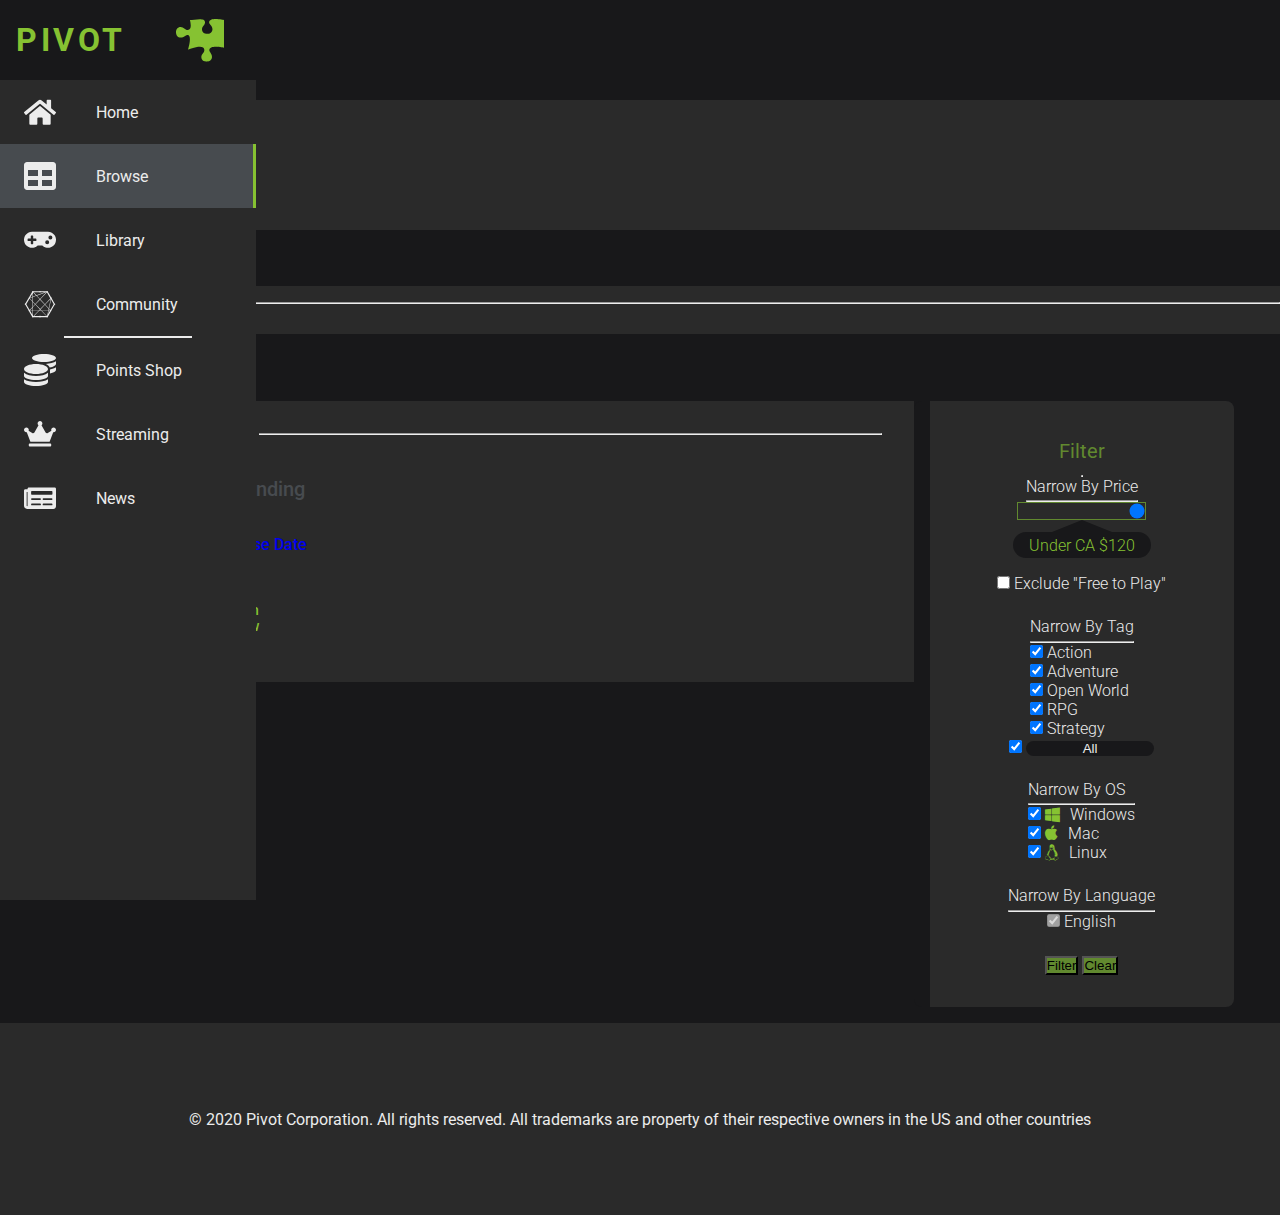
<file: pages/browse.html>
<!DOCTYPE html>
<html lang="en">
    <head>
        <meta charset="UTF-8">
        <meta name="viewport" content="width=device-width, initial-scale=1.0">
        <script src="https://code.jquery.com/jquery-3.5.1.js" integrity="sha256-QWo7LDvxbWT2tbbQ97B53yJnYU3WhH/C8ycbRAkjPDc=" crossorigin="anonymous"></script>
        <link href="https://cdn.jsdelivr.net/npm/bootstrap@5.0.0-beta1/dist/css/bootstrap.min.css" rel="stylesheet" integrity="sha384-giJF6kkoqNQ00vy+HMDP7azOuL0xtbfIcaT9wjKHr8RbDVddVHyTfAAsrekwKmP1" crossorigin="anonymous">
        <link rel="preconnect" href="https://fonts.gstatic.com">
        <link href="https://fonts.googleapis.com/css2?family=Poppins:wght@300;400;500;600;700&display=swap" rel="stylesheet">
        <link href="https://fonts.googleapis.com/css2?family=Roboto:ital,wght@0,100;0,300;0,400;0,500;0,700;0,900;1,100;1,300;1,400;1,500;1,700;1,900&display=swap" rel="stylesheet">
        <link rel="stylesheet" href="https://cdnjs.cloudflare.com/ajax/libs/font-awesome/4.7.0/css/font-awesome.min.css">
        <link rel="stylesheet" href="../styles/navigation.css">
        <link rel="stylesheet" href="../styles/browse.css">
        <title>GGS | Browse</title>
    </head>
    <body>
        <header>
            <nav class="custom-navbar">
                <ul class="custom-navbar-nav">
                    <li class="logo">
                        <div class="logo-div">
                            <span class="logo-text">Pivot</span>
                            <svg 
                                aria-hidden="true" 
                                focusable="false" 
                                data-prefix="fas" 
                                data-icon="puzzle-piece" 
                                class="svg-inline--fa fa-puzzle-piece fa-w-18" 
                                role="img" 
                                xmlns="http://www.w3.org/2000/svg" 
                                viewBox="0 0 576 512">
                                <path 
                                    fill="currentColor" 
                                    d="M519.442 288.651c-41.519 0-59.5 31.593-82.058 31.593C377.409 320.244 432 144 432 144s-196.288 80-196.288-3.297c0-35.827 36.288-46.25 36.288-85.985C272 19.216 243.885 0 210.539 0c-34.654 0-66.366 18.891-66.366 56.346 0 41.364 31.711 59.277 31.711 81.75C175.885 207.719 0 166.758 0 166.758v333.237s178.635 41.047 178.635-28.662c0-22.473-40-40.107-40-81.471 0-37.456 29.25-56.346 63.577-56.346 33.673 0 61.788 19.216 61.788 54.717 0 39.735-36.288 50.158-36.288 85.985 0 60.803 129.675 25.73 181.23 25.73 0 0-34.725-120.101 25.827-120.101 35.962 0 46.423 36.152 86.308 36.152C556.712 416 576 387.99 576 354.443c0-34.199-18.962-65.792-56.558-65.792z">
                                </path>
                            </svg>
                        </div>
                    </li>
                    <li class="custom-nav-item" id="nav-home-page">
                        <a href="../index.html" class="custom-nav-link">
                            <svg 
                                aria-hidden="true" 
                                focusable="false" 
                                data-prefix="fas" 
                                data-icon="home" 
                                class="svg-inline--fa fa-home fa-w-18" 
                                role="img" xmlns="http://www.w3.org/2000/svg" 
                                viewBox="0 0 576 512">
                                <path 
                                    fill="currentColor" 
                                    d="M280.37 148.26L96 300.11V464a16 16 0 0 0 16 16l112.06-.29a16 16 0 0 0 15.92-16V368a16 16 0 0 1 16-16h64a16 16 0 0 1 16 16v95.64a16 16 0 0 0 16 16.05L464 480a16 16 0 0 0 16-16V300L295.67 148.26a12.19 12.19 0 0 0-15.3 0zM571.6 251.47L488 182.56V44.05a12 12 0 0 0-12-12h-56a12 12 0 0 0-12 12v72.61L318.47 43a48 48 0 0 0-61 0L4.34 251.47a12 12 0 0 0-1.6 16.9l25.5 31A12 12 0 0 0 45.15 301l235.22-193.74a12.19 12.19 0 0 1 15.3 0L530.9 301a12 12 0 0 0 16.9-1.6l25.5-31a12 12 0 0 0-1.7-16.93z">
                                </path>
                            </svg>
                            <span class="link-text">Home</span>
                            <div id="home-selected"></div>
                        </a>
                    </li>
                    <li class="custom-nav-item" id="nav-browse-page">
                        <a href="./browse.html" class="custom-nav-link">
                            <svg aria-hidden="true" focusable="false" data-prefix="fas" data-icon="table" class="svg-inline--fa fa-table fa-w-16" role="img" xmlns="http://www.w3.org/2000/svg" viewBox="0 0 512 512"><path fill="currentColor" d="M464 32H48C21.49 32 0 53.49 0 80v352c0 26.51 21.49 48 48 48h416c26.51 0 48-21.49 48-48V80c0-26.51-21.49-48-48-48zM224 416H64v-96h160v96zm0-160H64v-96h160v96zm224 160H288v-96h160v96zm0-160H288v-96h160v96z"></path></svg>
                            <span class="link-text">Browse</span>
                            <div id="browse-selected"></div>
                        </a>
                    </li>
                    <li class="custom-nav-item" id="nav-library-page">
                        <a href="./library.html" class="custom-nav-link">
                            <svg aria-hidden="true" focusable="false" data-prefix="fas" data-icon="gamepad" class="svg-inline--fa fa-gamepad fa-w-20" role="img" xmlns="http://www.w3.org/2000/svg" viewBox="0 0 640 512"><path fill="currentColor" d="M480.07 96H160a160 160 0 1 0 114.24 272h91.52A160 160 0 1 0 480.07 96zM248 268a12 12 0 0 1-12 12h-52v52a12 12 0 0 1-12 12h-24a12 12 0 0 1-12-12v-52H84a12 12 0 0 1-12-12v-24a12 12 0 0 1 12-12h52v-52a12 12 0 0 1 12-12h24a12 12 0 0 1 12 12v52h52a12 12 0 0 1 12 12zm216 76a40 40 0 1 1 40-40 40 40 0 0 1-40 40zm64-96a40 40 0 1 1 40-40 40 40 0 0 1-40 40z"></path></svg>
                            <span class="link-text">Library</span>
                            <div id="library-selected"></div>
                        </a>
                    </li>
                    <li class="custom-nav-item" id="nav-community-page">
                        <a href="#" class="custom-nav-link">
                            <svg aria-hidden="true" focusable="false" data-prefix="fab" data-icon="connectdevelop" class="svg-inline--fa fa-connectdevelop fa-w-18" role="img" xmlns="http://www.w3.org/2000/svg" viewBox="0 0 576 512"><path fill="currentColor" d="M550.5 241l-50.089-86.786c1.071-2.142 1.875-4.553 1.875-7.232 0-8.036-6.696-14.733-14.732-15.001l-55.447-95.893c.536-1.607 1.071-3.214 1.071-4.821 0-8.571-6.964-15.268-15.268-15.268-4.821 0-8.839 2.143-11.786 5.625H299.518C296.839 18.143 292.821 16 288 16s-8.839 2.143-11.518 5.625H170.411C167.464 18.143 163.447 16 158.625 16c-8.303 0-15.268 6.696-15.268 15.268 0 1.607.536 3.482 1.072 4.821l-55.983 97.233c-5.356 2.41-9.107 7.5-9.107 13.661 0 .535.268 1.071.268 1.607l-53.304 92.143c-7.232 1.339-12.59 7.5-12.59 15 0 7.232 5.089 13.393 12.054 15l55.179 95.358c-.536 1.607-.804 2.946-.804 4.821 0 7.232 5.089 13.393 12.054 14.732l51.697 89.732c-.536 1.607-1.071 3.482-1.071 5.357 0 8.571 6.964 15.268 15.268 15.268 4.821 0 8.839-2.143 11.518-5.357h106.875C279.161 493.857 283.447 496 288 496s8.839-2.143 11.518-5.357h107.143c2.678 2.946 6.696 4.821 10.982 4.821 8.571 0 15.268-6.964 15.268-15.268 0-1.607-.267-2.946-.803-4.285l51.697-90.268c6.964-1.339 12.054-7.5 12.054-14.732 0-1.607-.268-3.214-.804-4.821l54.911-95.358c6.964-1.339 12.322-7.5 12.322-15-.002-7.232-5.092-13.393-11.788-14.732zM153.535 450.732l-43.66-75.803h43.66v75.803zm0-83.839h-43.66c-.268-1.071-.804-2.142-1.339-3.214l44.999-47.41v50.624zm0-62.411l-50.357 53.304c-1.339-.536-2.679-1.34-4.018-1.607L43.447 259.75c.535-1.339.535-2.679.535-4.018s0-2.41-.268-3.482l51.965-90c2.679-.268 5.357-1.072 7.768-2.679l50.089 51.965v92.946zm0-102.322l-45.803-47.41c1.339-2.143 2.143-4.821 2.143-7.767 0-.268-.268-.804-.268-1.072l43.928-15.804v72.053zm0-80.625l-43.66 15.804 43.66-75.536v59.732zm326.519 39.108l.804 1.339L445.5 329.125l-63.75-67.232 98.036-101.518.268.268zM291.75 355.107l11.518 11.786H280.5l11.25-11.786zm-.268-11.25l-83.303-85.446 79.553-84.375 83.036 87.589-79.286 82.232zm5.357 5.893l79.286-82.232 67.5 71.25-5.892 28.125H313.714l-16.875-17.143zM410.411 44.393c1.071.536 2.142 1.072 3.482 1.34l57.857 100.714v.536c0 2.946.803 5.624 2.143 7.767L376.393 256l-83.035-87.589L410.411 44.393zm-9.107-2.143L287.732 162.518l-57.054-60.268 166.339-60h4.287zm-123.483 0c2.678 2.678 6.16 4.285 10.179 4.285s7.5-1.607 10.179-4.285h75L224.786 95.821 173.893 42.25h103.928zm-116.249 5.625l1.071-2.142a33.834 33.834 0 0 0 2.679-.804l51.161 53.84-54.911 19.821V47.875zm0 79.286l60.803-21.964 59.732 63.214-79.553 84.107-40.982-42.053v-83.304zm0 92.678L198 257.607l-36.428 38.304v-76.072zm0 87.858l42.053-44.464 82.768 85.982-17.143 17.678H161.572v-59.196zm6.964 162.053c-1.607-1.607-3.482-2.678-5.893-3.482l-1.071-1.607v-89.732h99.91l-91.607 94.821h-1.339zm129.911 0c-2.679-2.41-6.428-4.285-10.447-4.285s-7.767 1.875-10.447 4.285h-96.429l91.607-94.821h38.304l91.607 94.821H298.447zm120-11.786l-4.286 7.5c-1.339.268-2.41.803-3.482 1.339l-89.196-91.875h114.376l-17.412 83.036zm12.856-22.232l12.858-60.803h21.964l-34.822 60.803zm34.822-68.839h-20.357l4.553-21.16 17.143 18.214c-.535.803-1.071 1.874-1.339 2.946zm66.161-107.411l-55.447 96.697c-1.339.535-2.679 1.071-4.018 1.874l-20.625-21.964 34.554-163.928 45.803 79.286c-.267 1.339-.803 2.678-.803 4.285 0 1.339.268 2.411.536 3.75z"></path></svg>
                            <span class="link-text">Community</span>
                            <div id="community-selected"></div>
                        </a>
                    </li>
                    <hr class="custom-nav-line-break">
                    <li class="custom-nav-item">
                        <a href="#" class="custom-nav-link">
                            <svg aria-hidden="true" focusable="false" data-prefix="fas" data-icon="coins" class="svg-inline--fa fa-coins fa-w-16" role="img" xmlns="http://www.w3.org/2000/svg" viewBox="0 0 512 512"><path fill="currentColor" d="M0 405.3V448c0 35.3 86 64 192 64s192-28.7 192-64v-42.7C342.7 434.4 267.2 448 192 448S41.3 434.4 0 405.3zM320 128c106 0 192-28.7 192-64S426 0 320 0 128 28.7 128 64s86 64 192 64zM0 300.4V352c0 35.3 86 64 192 64s192-28.7 192-64v-51.6c-41.3 34-116.9 51.6-192 51.6S41.3 334.4 0 300.4zm416 11c57.3-11.1 96-31.7 96-55.4v-42.7c-23.2 16.4-57.3 27.6-96 34.5v63.6zM192 160C86 160 0 195.8 0 240s86 80 192 80 192-35.8 192-80-86-80-192-80zm219.3 56.3c60-10.8 100.7-32 100.7-56.3v-42.7c-35.5 25.1-96.5 38.6-160.7 41.8 29.5 14.3 51.2 33.5 60 57.2z"></path></svg>
                            <span class="link-text">Points Shop</span>
                            <div id="points-selected"></div>
                        </a>
                    </li>
                    <li class="custom-nav-item">
                        <a href="../index.html#games-streaming-now" class="custom-nav-link">
                            <svg aria-hidden="true" focusable="false" data-prefix="fas" data-icon="crown" class="svg-inline--fa fa-crown fa-w-20" role="img" xmlns="http://www.w3.org/2000/svg" viewBox="0 0 640 512"><path fill="currentColor" d="M528 448H112c-8.8 0-16 7.2-16 16v32c0 8.8 7.2 16 16 16h416c8.8 0 16-7.2 16-16v-32c0-8.8-7.2-16-16-16zm64-320c-26.5 0-48 21.5-48 48 0 7.1 1.6 13.7 4.4 19.8L476 239.2c-15.4 9.2-35.3 4-44.2-11.6L350.3 85C361 76.2 368 63 368 48c0-26.5-21.5-48-48-48s-48 21.5-48 48c0 15 7 28.2 17.7 37l-81.5 142.6c-8.9 15.6-28.9 20.8-44.2 11.6l-72.3-43.4c2.7-6 4.4-12.7 4.4-19.8 0-26.5-21.5-48-48-48S0 149.5 0 176s21.5 48 48 48c2.6 0 5.2-.4 7.7-.8L128 416h384l72.3-192.8c2.5.4 5.1.8 7.7.8 26.5 0 48-21.5 48-48s-21.5-48-48-48z"></path></svg>
                            <span class="link-text">Streaming</span>
                            <div id="streaming-selected"></div>
                        </a>
                    </li>
                    <li class="custom-nav-item">
                        <a href="../index.html#store-news" class="custom-nav-link">
                            <svg aria-hidden="true" focusable="false" data-prefix="fas" data-icon="newspaper" class="svg-inline--fa fa-newspaper fa-w-18" role="img" xmlns="http://www.w3.org/2000/svg" viewBox="0 0 576 512"><path fill="currentColor" d="M552 64H88c-13.255 0-24 10.745-24 24v8H24c-13.255 0-24 10.745-24 24v272c0 30.928 25.072 56 56 56h472c26.51 0 48-21.49 48-48V88c0-13.255-10.745-24-24-24zM56 400a8 8 0 0 1-8-8V144h16v248a8 8 0 0 1-8 8zm236-16H140c-6.627 0-12-5.373-12-12v-8c0-6.627 5.373-12 12-12h152c6.627 0 12 5.373 12 12v8c0 6.627-5.373 12-12 12zm208 0H348c-6.627 0-12-5.373-12-12v-8c0-6.627 5.373-12 12-12h152c6.627 0 12 5.373 12 12v8c0 6.627-5.373 12-12 12zm-208-96H140c-6.627 0-12-5.373-12-12v-8c0-6.627 5.373-12 12-12h152c6.627 0 12 5.373 12 12v8c0 6.627-5.373 12-12 12zm208 0H348c-6.627 0-12-5.373-12-12v-8c0-6.627 5.373-12 12-12h152c6.627 0 12 5.373 12 12v8c0 6.627-5.373 12-12 12zm0-96H140c-6.627 0-12-5.373-12-12v-40c0-6.627 5.373-12 12-12h360c6.627 0 12 5.373 12 12v40c0 6.627-5.373 12-12 12z"></path></svg>
                            <span class="link-text">News</span>
                            <div id="news-selected"></div>
                        </a>
                    </li>
                </ul>
            </nav>
            <ul class="nav justify-content-end">
                <li class="nav-item">
                    <div id="search-btn-div" class="input-group mb-3">
                        <input id="search-input" type="text" class="form-control" placeholder="Search">
                        <button class="btn btn-outline-secondary" type="button" id="search-btn">
                            <i class="fa fa-search" aria-hidden="true"></i>
                        </button>
                    </div>
                </li>
                <li class="nav-item dropdown">
                    <a class="nav-link active" aria-current="page" href="#" data-bs-toggle="dropdown">
                        <div id="language-icon">
                            <svg aria-hidden="true" focusable="false" data-prefix="fas" data-icon="globe" class="svg-inline--fa fa-globe fa-w-16" role="img" xmlns="http://www.w3.org/2000/svg" viewBox="0 0 496 512"><path fill="currentColor" d="M336.5 160C322 70.7 287.8 8 248 8s-74 62.7-88.5 152h177zM152 256c0 22.2 1.2 43.5 3.3 64h185.3c2.1-20.5 3.3-41.8 3.3-64s-1.2-43.5-3.3-64H155.3c-2.1 20.5-3.3 41.8-3.3 64zm324.7-96c-28.6-67.9-86.5-120.4-158-141.6 24.4 33.8 41.2 84.7 50 141.6h108zM177.2 18.4C105.8 39.6 47.8 92.1 19.3 160h108c8.7-56.9 25.5-107.8 49.9-141.6zM487.4 192H372.7c2.1 21 3.3 42.5 3.3 64s-1.2 43-3.3 64h114.6c5.5-20.5 8.6-41.8 8.6-64s-3.1-43.5-8.5-64zM120 256c0-21.5 1.2-43 3.3-64H8.6C3.2 212.5 0 233.8 0 256s3.2 43.5 8.6 64h114.6c-2-21-3.2-42.5-3.2-64zm39.5 96c14.5 89.3 48.7 152 88.5 152s74-62.7 88.5-152h-177zm159.3 141.6c71.4-21.2 129.4-73.7 158-141.6h-108c-8.8 56.9-25.6 107.8-50 141.6zM19.3 352c28.6 67.9 86.5 120.4 158 141.6-24.4-33.8-41.2-84.7-50-141.6h-108z"></path></svg>
                        </div>
                    </a>
                    <ul class="dropdown-menu" aria-labelledby="navbarDropdown">
                        <li><a class="dropdown-item" href="#">العربية</a></li>
                        <li><a class="dropdown-item" href="#">Deutsch</a></li>
                        <li><a class="dropdown-item" href="#">Español (Spain)</a></li>
                        <li><a class="dropdown-item" href="#">Español (LA)</a></li>
                        <li><a class="dropdown-item" href="#">Français</a></li>
                        <li><a class="dropdown-item" href="#">Italiano</a></li>
                        <li><a class="dropdown-item" href="#">日本語</a></li>
                        <li><a class="dropdown-item" href="#">Русский</a></li>
                    </ul>
                </li>
                <li class="nav-item dropdown">
                    <a class="nav-link active" aria-current="page" href="#" data-bs-toggle="dropdown">
                        <div id="user-icon">
                            <img src="../images/user.png" alt="User image">
                        </div>
                    </a>
                    <ul class="dropdown-menu" aria-labelledby="navbarDropdown">
                        <li><a class="dropdown-item" href="#">Account</a></li>
                        <li><hr class="dropdown-divider"></li>
                        <li><a class="dropdown-item" href="#">Logout</a></li>
                    </ul>
                </li>
              </ul>
        </header>
        <main>
            <div class="container">
                <section id="top-links" class="top-store-links">
                    <a href="../index.html">Highlights</a>
                    <a href="./browse.html">Browse</a>
                </section>
            </div>
            <div class="container">
                <section class="section-browse-games">
                    <section class="section-games-list">
                        <div class="card">
                            <div class="card-header">
                                <ul class="nav nav-tabs" id="myTab" role="tablist">
                                    <hr>
                                    <li class="nav-item">
                                        <a class="nav-link active" id="tab-top-sellers" data-bs-toggle="tab" href="#top-sellers" role="tab" aria-controls="profile" aria-selected="false">Top Sellers</a>
                                        <hr id="top-sellers-selected">
                                    </li>
                                    <li class="nav-item">
                                        <a class="nav-link" id="tab-new-and-trending" data-bs-toggle="tab" href="#new-and-trending" role="tab" aria-controls="home" aria-selected="true">New and Trending</a>
                                        <hr id="new-and-trending-selected">
                                    </li>
                                </ul>
                                <div class="dropdown sort-by-option">
                                    <span>Sort By: </span>
                                    <a class="btn btn-sm btn-secondary" href="#" role="button" id="dropdownMenuLink" data-bs-toggle="dropdown" aria-expanded="false">
                                        Release Date
                                    </a>
                                    <ul class="dropdown-menu" aria-labelledby="dropdownMenuLink">
                                        <li><a class="dropdown-item" href="#">Relevance</a></li>
                                        <li><a class="dropdown-item active" href="#">Release Date</a></li>
                                        <li><a class="dropdown-item" href="#">Alphabetical</a></li>
                                        <li><a class="dropdown-item" href="#">Price: Low to High</a></li>
                                        <li><a class="dropdown-item" href="#">Price: High to Low</a></li>
                                    </ul>
                                </div>
                                <div class="tab-content" id="myTabContent">
                                    <div class="tab-pane fade show active" id="top-sellers" role="tabpanel">
                                        <article id="top-sellers-article" class="new-games-list">
                                        </article>
                                    </div>
                                    <div class="tab-pane fade" id="new-and-trending" role="tabpanel">
                                        <article id="new-and-trending-article" class="new-games-list">
                                        </article>
                                    </div>
                                </div>
                            </div>
                        </div>
                    </section>
                    <section class="section-games-filter">
                        <div class="all-filter-options">
                            <span class="filter-title">Filter</span>
                            <hr id="filter-title-hr">
                            <div class="narrow-by-price">
                                <div>
                                    <span>Narrow By Price</span>
                                    <hr>
                                </div>
                                <div class="price-slider">
                                    <input id="price-slider-custom" type="range" class="form-range" value="120" min="0" max="120" step="5">
                                    <div id="price-details" class="visually-hidden">
                                        <div class="arrow-up"></div>
                                        <span id="price-bubble">Under CA $120</span>
                                    </div>
                                </div>
                                <div class="form-check">
                                    <input class="form-check-input" type="checkbox" value="" id="free-to-play-ck">
                                    <label class="form-check-label" for="free-to-play-ck">
                                        Exclude "Free to Play"
                                    </label>
                                </div>
                            </div>
                            <div class="narrow-by-tag">
                                <div>
                                    <span>Narrow By Tag</span>
                                    <hr>
                                </div>
                                <div class="form-check">
                                    <input class="form-check-input" type="checkbox" value="" id="action-tag-check" checked>
                                    <label class="form-check-label" for="action-tag-check">
                                        Action
                                    </label>
                                </div>
                                <div class="form-check">
                                    <input class="form-check-input" type="checkbox" value="" id="adventure-tag-check" checked>
                                    <label class="form-check-label" for="adventure-tag-check">
                                        Adventure
                                    </label>
                                </div>
                                <div class="form-check">
                                    <input class="form-check-input" type="checkbox" value="" id="open-world-tag-check" checked>
                                    <label class="form-check-label" for="open-world-tag-check">
                                        Open World
                                    </label>
                                </div>
                                <div class="form-check">
                                    <input class="form-check-input" type="checkbox" value="" id="rpg-tag-check" checked>
                                    <label class="form-check-label" for="rpg-tag-check">
                                        RPG
                                    </label>
                                </div>
                                <div class="form-check">
                                    <input class="form-check-input" type="checkbox" value="" id="strategy-tag-check" checked>
                                    <label class="form-check-label" for="strategy-tag-check">
                                        Strategy
                                    </label>
                                </div>
                            </div>
                            <div class="form-check">
                                <input class="form-check-input" type="checkbox" value="" id="strategy-tag-check" checked>
                                <input type="text" value="All" id="custom-tags-filter-input">
                            </div>
                            <div class="narrow-by-os">
                                <div>
                                    <span>Narrow By OS</span>
                                    <hr>
                                </div>
                                <div class="form-check">
                                    <input class="form-check-input" type="checkbox" value="" id="windows-check" checked>
                                    <label class="form-check-label" for="windows-check">
                                        <i class="fa fa-windows" aria-hidden="true"></i>Windows
                                    </label>
                                </div>
                                <div class="form-check">
                                    <input class="form-check-input" type="checkbox" value="" id="mac-check" checked>
                                    <label class="form-check-label" for="mac-check">
                                        <i class="fa fa-apple" aria-hidden="true"></i>Mac
                                    </label>
                                </div>
                                <div class="form-check">
                                    <input class="form-check-input" type="checkbox" value="" id="linux-check" checked>
                                    <label class="form-check-label" for="linux-check">
                                        <i class="fa fa-linux" aria-hidden="true"></i>Linux
                                    </label>
                                </div>
                            </div>
                            <div class="narrow-by-language">
                                <div>
                                    <span>Narrow By Language</span>
                                    <hr>
                                </div>
                                <div class="form-check">
                                    <input class="form-check-input" type="checkbox" value="" id="language-check" checked disabled>
                                    <label class="form-check-label" for="language-check">
                                        English
                                    </label>
                                </div>
                            </div>
                            <div>
                                <a id="filter-link">
                                    <button id="filter-start-btn" type="button" class="btn btn-success">Filter</button>
                                </a>
                                <a id="filter-clear">
                                    <button id="filter-clear-btn" type="button" class="btn btn-success">Clear</button>
                                </a>
                            </div>
                        </div>
                    </section>
                </section>
            </div>
        </main>
        <footer>
            <section class="store-footer">
                <div>
                    <span>© 2020 Pivot Corporation. All rights reserved. All trademarks are property of their respective owners in the US and other countries</span>
                </div>
            </section>
        </footer>
        <script type="text/javascript" src="../scripts/game_data.js"></script>
        <script src="../scripts/browse.js" type="text/javascript"></script>
        <script src="https://cdn.jsdelivr.net/npm/bootstrap@5.0.0-beta1/dist/js/bootstrap.bundle.min.js" integrity="sha384-ygbV9kiqUc6oa4msXn9868pTtWMgiQaeYH7/t7LECLbyPA2x65Kgf80OJFdroafW" crossorigin="anonymous"></script>
    </body>
</html>
</file>
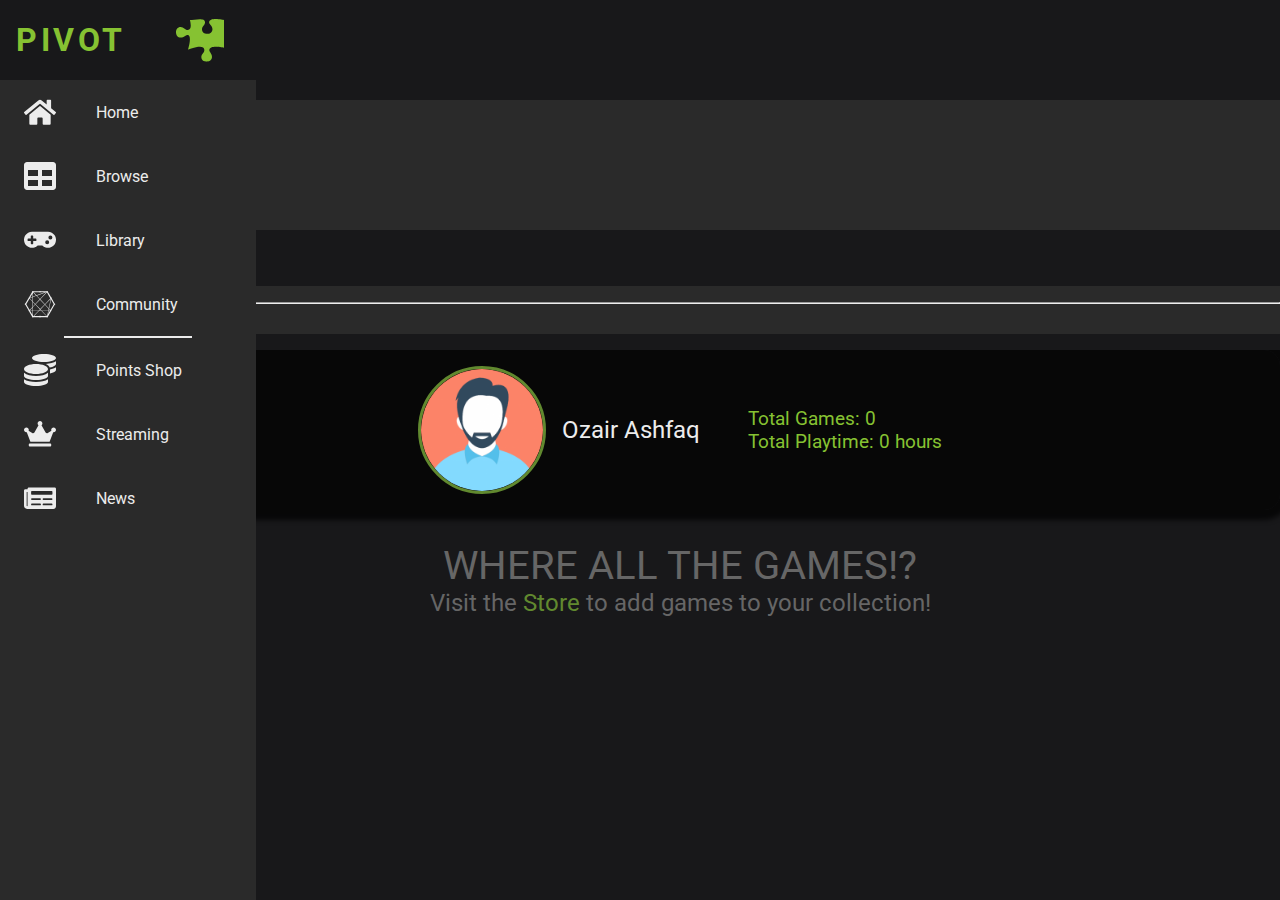
<file: pages/library.html>
<!DOCTYPE html>
<html lang="en">

<head>
    <meta charset="UTF-8">
    <meta name="viewport" content="width=device-width, initial-scale=1.0">
    <script src="https://code.jquery.com/jquery-3.5.1.js"
        integrity="sha256-QWo7LDvxbWT2tbbQ97B53yJnYU3WhH/C8ycbRAkjPDc=" crossorigin="anonymous"></script>
    <link href="https://cdn.jsdelivr.net/npm/bootstrap@5.0.0-beta1/dist/css/bootstrap.min.css" rel="stylesheet"
        integrity="sha384-giJF6kkoqNQ00vy+HMDP7azOuL0xtbfIcaT9wjKHr8RbDVddVHyTfAAsrekwKmP1" crossorigin="anonymous">
    <link rel="preconnect" href="https://fonts.gstatic.com">
    <link href="https://fonts.googleapis.com/css2?family=Poppins:wght@300;400;500;600;700&display=swap"
        rel="stylesheet">
    <link
        href="https://fonts.googleapis.com/css2?family=Roboto:ital,wght@0,100;0,300;0,400;0,500;0,700;0,900;1,100;1,300;1,400;1,500;1,700;1,900&display=swap"
        rel="stylesheet">
    <link rel="stylesheet" href="https://cdnjs.cloudflare.com/ajax/libs/font-awesome/4.7.0/css/font-awesome.min.css">
    <link rel="stylesheet" href="../styles/navigation.css">
    <link rel="stylesheet" href="../styles/library.css">
    <title>GGS | Library</title>
</head>

<body>
    <header>
        <nav class="custom-navbar">
            <ul class="custom-navbar-nav">
                <li class="logo">
                    <div class="logo-div">
                        <span class="logo-text">Pivot</span>
                        <svg aria-hidden="true" focusable="false" data-prefix="fas" data-icon="puzzle-piece"
                            class="svg-inline--fa fa-puzzle-piece fa-w-18" role="img" xmlns="http://www.w3.org/2000/svg"
                            viewBox="0 0 576 512">
                            <path fill="currentColor"
                                d="M519.442 288.651c-41.519 0-59.5 31.593-82.058 31.593C377.409 320.244 432 144 432 144s-196.288 80-196.288-3.297c0-35.827 36.288-46.25 36.288-85.985C272 19.216 243.885 0 210.539 0c-34.654 0-66.366 18.891-66.366 56.346 0 41.364 31.711 59.277 31.711 81.75C175.885 207.719 0 166.758 0 166.758v333.237s178.635 41.047 178.635-28.662c0-22.473-40-40.107-40-81.471 0-37.456 29.25-56.346 63.577-56.346 33.673 0 61.788 19.216 61.788 54.717 0 39.735-36.288 50.158-36.288 85.985 0 60.803 129.675 25.73 181.23 25.73 0 0-34.725-120.101 25.827-120.101 35.962 0 46.423 36.152 86.308 36.152C556.712 416 576 387.99 576 354.443c0-34.199-18.962-65.792-56.558-65.792z">
                            </path>
                        </svg>
                    </div>
                </li>
                <li class="custom-nav-item" id="nav-home-page">
                    <a href="../index.html" class="custom-nav-link">
                        <svg aria-hidden="true" focusable="false" data-prefix="fas" data-icon="home"
                            class="svg-inline--fa fa-home fa-w-18" role="img" xmlns="http://www.w3.org/2000/svg"
                            viewBox="0 0 576 512">
                            <path fill="currentColor"
                                d="M280.37 148.26L96 300.11V464a16 16 0 0 0 16 16l112.06-.29a16 16 0 0 0 15.92-16V368a16 16 0 0 1 16-16h64a16 16 0 0 1 16 16v95.64a16 16 0 0 0 16 16.05L464 480a16 16 0 0 0 16-16V300L295.67 148.26a12.19 12.19 0 0 0-15.3 0zM571.6 251.47L488 182.56V44.05a12 12 0 0 0-12-12h-56a12 12 0 0 0-12 12v72.61L318.47 43a48 48 0 0 0-61 0L4.34 251.47a12 12 0 0 0-1.6 16.9l25.5 31A12 12 0 0 0 45.15 301l235.22-193.74a12.19 12.19 0 0 1 15.3 0L530.9 301a12 12 0 0 0 16.9-1.6l25.5-31a12 12 0 0 0-1.7-16.93z">
                            </path>
                        </svg>
                        <span class="link-text">Home</span>
                        <div id="home-selected"></div>
                    </a>
                </li>
                <li class="custom-nav-item" id="nav-browse-page">
                    <a href="./browse.html" class="custom-nav-link">
                        <svg aria-hidden="true" focusable="false" data-prefix="fas" data-icon="table"
                            class="svg-inline--fa fa-table fa-w-16" role="img" xmlns="http://www.w3.org/2000/svg"
                            viewBox="0 0 512 512">
                            <path fill="currentColor"
                                d="M464 32H48C21.49 32 0 53.49 0 80v352c0 26.51 21.49 48 48 48h416c26.51 0 48-21.49 48-48V80c0-26.51-21.49-48-48-48zM224 416H64v-96h160v96zm0-160H64v-96h160v96zm224 160H288v-96h160v96zm0-160H288v-96h160v96z">
                            </path>
                        </svg>
                        <span class="link-text">Browse</span>
                        <div id="browse-selected"></div>
                    </a>
                </li>
                <li class="custom-nav-item" id="nav-library-page">
                    <a href="./library.html" class="custom-nav-link">
                        <svg aria-hidden="true" focusable="false" data-prefix="fas" data-icon="gamepad"
                            class="svg-inline--fa fa-gamepad fa-w-20" role="img" xmlns="http://www.w3.org/2000/svg"
                            viewBox="0 0 640 512">
                            <path fill="currentColor"
                                d="M480.07 96H160a160 160 0 1 0 114.24 272h91.52A160 160 0 1 0 480.07 96zM248 268a12 12 0 0 1-12 12h-52v52a12 12 0 0 1-12 12h-24a12 12 0 0 1-12-12v-52H84a12 12 0 0 1-12-12v-24a12 12 0 0 1 12-12h52v-52a12 12 0 0 1 12-12h24a12 12 0 0 1 12 12v52h52a12 12 0 0 1 12 12zm216 76a40 40 0 1 1 40-40 40 40 0 0 1-40 40zm64-96a40 40 0 1 1 40-40 40 40 0 0 1-40 40z">
                            </path>
                        </svg>
                        <span class="link-text">Library</span>
                        <div id="library-selected"></div>
                    </a>
                </li>
                <li class="custom-nav-item" id="nav-community-page">
                    <a href="#" class="custom-nav-link">
                        <svg aria-hidden="true" focusable="false" data-prefix="fab" data-icon="connectdevelop"
                            class="svg-inline--fa fa-connectdevelop fa-w-18" role="img"
                            xmlns="http://www.w3.org/2000/svg" viewBox="0 0 576 512">
                            <path fill="currentColor"
                                d="M550.5 241l-50.089-86.786c1.071-2.142 1.875-4.553 1.875-7.232 0-8.036-6.696-14.733-14.732-15.001l-55.447-95.893c.536-1.607 1.071-3.214 1.071-4.821 0-8.571-6.964-15.268-15.268-15.268-4.821 0-8.839 2.143-11.786 5.625H299.518C296.839 18.143 292.821 16 288 16s-8.839 2.143-11.518 5.625H170.411C167.464 18.143 163.447 16 158.625 16c-8.303 0-15.268 6.696-15.268 15.268 0 1.607.536 3.482 1.072 4.821l-55.983 97.233c-5.356 2.41-9.107 7.5-9.107 13.661 0 .535.268 1.071.268 1.607l-53.304 92.143c-7.232 1.339-12.59 7.5-12.59 15 0 7.232 5.089 13.393 12.054 15l55.179 95.358c-.536 1.607-.804 2.946-.804 4.821 0 7.232 5.089 13.393 12.054 14.732l51.697 89.732c-.536 1.607-1.071 3.482-1.071 5.357 0 8.571 6.964 15.268 15.268 15.268 4.821 0 8.839-2.143 11.518-5.357h106.875C279.161 493.857 283.447 496 288 496s8.839-2.143 11.518-5.357h107.143c2.678 2.946 6.696 4.821 10.982 4.821 8.571 0 15.268-6.964 15.268-15.268 0-1.607-.267-2.946-.803-4.285l51.697-90.268c6.964-1.339 12.054-7.5 12.054-14.732 0-1.607-.268-3.214-.804-4.821l54.911-95.358c6.964-1.339 12.322-7.5 12.322-15-.002-7.232-5.092-13.393-11.788-14.732zM153.535 450.732l-43.66-75.803h43.66v75.803zm0-83.839h-43.66c-.268-1.071-.804-2.142-1.339-3.214l44.999-47.41v50.624zm0-62.411l-50.357 53.304c-1.339-.536-2.679-1.34-4.018-1.607L43.447 259.75c.535-1.339.535-2.679.535-4.018s0-2.41-.268-3.482l51.965-90c2.679-.268 5.357-1.072 7.768-2.679l50.089 51.965v92.946zm0-102.322l-45.803-47.41c1.339-2.143 2.143-4.821 2.143-7.767 0-.268-.268-.804-.268-1.072l43.928-15.804v72.053zm0-80.625l-43.66 15.804 43.66-75.536v59.732zm326.519 39.108l.804 1.339L445.5 329.125l-63.75-67.232 98.036-101.518.268.268zM291.75 355.107l11.518 11.786H280.5l11.25-11.786zm-.268-11.25l-83.303-85.446 79.553-84.375 83.036 87.589-79.286 82.232zm5.357 5.893l79.286-82.232 67.5 71.25-5.892 28.125H313.714l-16.875-17.143zM410.411 44.393c1.071.536 2.142 1.072 3.482 1.34l57.857 100.714v.536c0 2.946.803 5.624 2.143 7.767L376.393 256l-83.035-87.589L410.411 44.393zm-9.107-2.143L287.732 162.518l-57.054-60.268 166.339-60h4.287zm-123.483 0c2.678 2.678 6.16 4.285 10.179 4.285s7.5-1.607 10.179-4.285h75L224.786 95.821 173.893 42.25h103.928zm-116.249 5.625l1.071-2.142a33.834 33.834 0 0 0 2.679-.804l51.161 53.84-54.911 19.821V47.875zm0 79.286l60.803-21.964 59.732 63.214-79.553 84.107-40.982-42.053v-83.304zm0 92.678L198 257.607l-36.428 38.304v-76.072zm0 87.858l42.053-44.464 82.768 85.982-17.143 17.678H161.572v-59.196zm6.964 162.053c-1.607-1.607-3.482-2.678-5.893-3.482l-1.071-1.607v-89.732h99.91l-91.607 94.821h-1.339zm129.911 0c-2.679-2.41-6.428-4.285-10.447-4.285s-7.767 1.875-10.447 4.285h-96.429l91.607-94.821h38.304l91.607 94.821H298.447zm120-11.786l-4.286 7.5c-1.339.268-2.41.803-3.482 1.339l-89.196-91.875h114.376l-17.412 83.036zm12.856-22.232l12.858-60.803h21.964l-34.822 60.803zm34.822-68.839h-20.357l4.553-21.16 17.143 18.214c-.535.803-1.071 1.874-1.339 2.946zm66.161-107.411l-55.447 96.697c-1.339.535-2.679 1.071-4.018 1.874l-20.625-21.964 34.554-163.928 45.803 79.286c-.267 1.339-.803 2.678-.803 4.285 0 1.339.268 2.411.536 3.75z">
                            </path>
                        </svg>
                        <span class="link-text">Community</span>
                        <div id="community-selected"></div>
                    </a>
                </li>
                <hr class="custom-nav-line-break">
                <li class="custom-nav-item">
                    <a href="#" class="custom-nav-link">
                        <svg aria-hidden="true" focusable="false" data-prefix="fas" data-icon="coins"
                            class="svg-inline--fa fa-coins fa-w-16" role="img" xmlns="http://www.w3.org/2000/svg"
                            viewBox="0 0 512 512">
                            <path fill="currentColor"
                                d="M0 405.3V448c0 35.3 86 64 192 64s192-28.7 192-64v-42.7C342.7 434.4 267.2 448 192 448S41.3 434.4 0 405.3zM320 128c106 0 192-28.7 192-64S426 0 320 0 128 28.7 128 64s86 64 192 64zM0 300.4V352c0 35.3 86 64 192 64s192-28.7 192-64v-51.6c-41.3 34-116.9 51.6-192 51.6S41.3 334.4 0 300.4zm416 11c57.3-11.1 96-31.7 96-55.4v-42.7c-23.2 16.4-57.3 27.6-96 34.5v63.6zM192 160C86 160 0 195.8 0 240s86 80 192 80 192-35.8 192-80-86-80-192-80zm219.3 56.3c60-10.8 100.7-32 100.7-56.3v-42.7c-35.5 25.1-96.5 38.6-160.7 41.8 29.5 14.3 51.2 33.5 60 57.2z">
                            </path>
                        </svg>
                        <span class="link-text">Points Shop</span>
                        <div id="points-selected"></div>
                    </a>
                </li>
                <li class="custom-nav-item">
                    <a href="../index.html#games-streaming-now" class="custom-nav-link">
                        <svg aria-hidden="true" focusable="false" data-prefix="fas" data-icon="crown"
                            class="svg-inline--fa fa-crown fa-w-20" role="img" xmlns="http://www.w3.org/2000/svg"
                            viewBox="0 0 640 512">
                            <path fill="currentColor"
                                d="M528 448H112c-8.8 0-16 7.2-16 16v32c0 8.8 7.2 16 16 16h416c8.8 0 16-7.2 16-16v-32c0-8.8-7.2-16-16-16zm64-320c-26.5 0-48 21.5-48 48 0 7.1 1.6 13.7 4.4 19.8L476 239.2c-15.4 9.2-35.3 4-44.2-11.6L350.3 85C361 76.2 368 63 368 48c0-26.5-21.5-48-48-48s-48 21.5-48 48c0 15 7 28.2 17.7 37l-81.5 142.6c-8.9 15.6-28.9 20.8-44.2 11.6l-72.3-43.4c2.7-6 4.4-12.7 4.4-19.8 0-26.5-21.5-48-48-48S0 149.5 0 176s21.5 48 48 48c2.6 0 5.2-.4 7.7-.8L128 416h384l72.3-192.8c2.5.4 5.1.8 7.7.8 26.5 0 48-21.5 48-48s-21.5-48-48-48z">
                            </path>
                        </svg>
                        <span class="link-text">Streaming</span>
                        <div id="streaming-selected"></div>
                    </a>
                </li>
                <li class="custom-nav-item">
                    <a href="../../index.html#store-news" class="custom-nav-link">
                        <svg aria-hidden="true" focusable="false" data-prefix="fas" data-icon="newspaper"
                            class="svg-inline--fa fa-newspaper fa-w-18" role="img" xmlns="http://www.w3.org/2000/svg"
                            viewBox="0 0 576 512">
                            <path fill="currentColor"
                                d="M552 64H88c-13.255 0-24 10.745-24 24v8H24c-13.255 0-24 10.745-24 24v272c0 30.928 25.072 56 56 56h472c26.51 0 48-21.49 48-48V88c0-13.255-10.745-24-24-24zM56 400a8 8 0 0 1-8-8V144h16v248a8 8 0 0 1-8 8zm236-16H140c-6.627 0-12-5.373-12-12v-8c0-6.627 5.373-12 12-12h152c6.627 0 12 5.373 12 12v8c0 6.627-5.373 12-12 12zm208 0H348c-6.627 0-12-5.373-12-12v-8c0-6.627 5.373-12 12-12h152c6.627 0 12 5.373 12 12v8c0 6.627-5.373 12-12 12zm-208-96H140c-6.627 0-12-5.373-12-12v-8c0-6.627 5.373-12 12-12h152c6.627 0 12 5.373 12 12v8c0 6.627-5.373 12-12 12zm208 0H348c-6.627 0-12-5.373-12-12v-8c0-6.627 5.373-12 12-12h152c6.627 0 12 5.373 12 12v8c0 6.627-5.373 12-12 12zm0-96H140c-6.627 0-12-5.373-12-12v-40c0-6.627 5.373-12 12-12h360c6.627 0 12 5.373 12 12v40c0 6.627-5.373 12-12 12z">
                            </path>
                        </svg>
                        <span class="link-text">News</span>
                        <div id="news-selected"></div>
                    </a>
                </li>
            </ul>
        </nav>
        <ul class="nav justify-content-end">
            <li class="nav-item">
                <div id="search-btn-div" class="input-group mb-3">
                    <input id="search-input" type="text" class="form-control" placeholder="Search">
                    <button class="btn btn-outline-secondary" type="button" id="search-btn">
                        <i class="fa fa-search" aria-hidden="true"></i>
                    </button>
                </div>
            </li>
            <li class="nav-item dropdown">
                <a class="nav-link active" aria-current="page" href="#" data-bs-toggle="dropdown">
                    <div id="language-icon">
                        <svg aria-hidden="true" focusable="false" data-prefix="fas" data-icon="globe"
                            class="svg-inline--fa fa-globe fa-w-16" role="img" xmlns="http://www.w3.org/2000/svg"
                            viewBox="0 0 496 512">
                            <path fill="currentColor"
                                d="M336.5 160C322 70.7 287.8 8 248 8s-74 62.7-88.5 152h177zM152 256c0 22.2 1.2 43.5 3.3 64h185.3c2.1-20.5 3.3-41.8 3.3-64s-1.2-43.5-3.3-64H155.3c-2.1 20.5-3.3 41.8-3.3 64zm324.7-96c-28.6-67.9-86.5-120.4-158-141.6 24.4 33.8 41.2 84.7 50 141.6h108zM177.2 18.4C105.8 39.6 47.8 92.1 19.3 160h108c8.7-56.9 25.5-107.8 49.9-141.6zM487.4 192H372.7c2.1 21 3.3 42.5 3.3 64s-1.2 43-3.3 64h114.6c5.5-20.5 8.6-41.8 8.6-64s-3.1-43.5-8.5-64zM120 256c0-21.5 1.2-43 3.3-64H8.6C3.2 212.5 0 233.8 0 256s3.2 43.5 8.6 64h114.6c-2-21-3.2-42.5-3.2-64zm39.5 96c14.5 89.3 48.7 152 88.5 152s74-62.7 88.5-152h-177zm159.3 141.6c71.4-21.2 129.4-73.7 158-141.6h-108c-8.8 56.9-25.6 107.8-50 141.6zM19.3 352c28.6 67.9 86.5 120.4 158 141.6-24.4-33.8-41.2-84.7-50-141.6h-108z">
                            </path>
                        </svg>
                    </div>
                </a>
                <ul class="dropdown-menu" aria-labelledby="navbarDropdown">
                    <li><a class="dropdown-item" href="#">العربية</a></li>
                    <li><a class="dropdown-item" href="#">Deutsch</a></li>
                    <li><a class="dropdown-item" href="#">Español (Spain)</a></li>
                    <li><a class="dropdown-item" href="#">Español (LA)</a></li>
                    <li><a class="dropdown-item" href="#">Français</a></li>
                    <li><a class="dropdown-item" href="#">Italiano</a></li>
                    <li><a class="dropdown-item" href="#">日本語</a></li>
                    <li><a class="dropdown-item" href="#">Русский</a></li>
                </ul>
            </li>
            <li class="nav-item dropdown">
                <a class="nav-link active" aria-current="page" href="#" data-bs-toggle="dropdown">
                    <div id="user-icon">
                        <img src="../images/user.png" alt="User image">
                    </div>
                </a>
                <ul class="dropdown-menu" aria-labelledby="navbarDropdown">
                    <li><a class="dropdown-item" href="#">Account</a></li>
                    <li>
                        <hr class="dropdown-divider">
                    </li>
                    <li><a class="dropdown-item" href="#">Logout</a></li>
                </ul>
            </li>
        </ul>
    </header>
    <main>
        <section id="user-profile" class="py-5 text-center">
            <div id="test111" class="row py-lg-5">
                <div id="test222" class="col-lg-6 col-md-8 mx-auto">
                    <div class="user-info-row">
                        <img src="../images/user.png" alt="User image">
                        <span id="user-name">Ozair Ashfaq</span>
                        <div class="user-info-column">
                            <span id="games-owned">Total Games: 0</span>
                            <span>Total Playtime: 0 hours</span>
                        </div>
                    </div>
                </div>
            </div>
        </section>
        <div class="album py-5">
            <div class="container">
                <div id="id-no-games-msg" class="no-games-msg-class">
                    <span id="no-games-msg">WHERE ALL THE GAMES!?</span>
                    <span>Visit the <a href="../index.html">Store</a> to add games to your collection!</span>
                </div>
                <div id="games-list-div" class="row row-cols-1 row-cols-sm-2 row-cols-md-3 g-3">
                    
                </div>
            </div>
        </div>
    </main>
    <script type="text/javascript" src="../scripts/page_details.js"></script>
    <script type="text/javascript" src="../scripts/library.js"></script>
    <script src="https://cdn.jsdelivr.net/npm/bootstrap@5.0.0-beta1/dist/js/bootstrap.bundle.min.js"
        integrity="sha384-ygbV9kiqUc6oa4msXn9868pTtWMgiQaeYH7/t7LECLbyPA2x65Kgf80OJFdroafW"
        crossorigin="anonymous"></script>
</body>

</html>
</file>
<file: styles/navigation.css>
/*
* Author: Ozair Ashfaq
* Date: 13/12/2020
* navigation.css
*/

/* CSS reset */
* {
    margin: 0;
    padding: 0;
    box-sizing: border-box;
}

:root {
    font-size: 16px;
    --text-primary: #ececec;
    --theme-primary: #86C232;
    --theme-secondary: #61892F;
    --bg-primary: #18181a;
    --bg-secondary: #2A2A2A;
    --bg-tertiary: #474B4F;
    --transition-speed: 100ms;
  }

body {
    font-family: 'Roboto', sans-serif;
    color: var(--text-primary);
    background: var(--bg-primary);
    /* background-image: radial-gradient(var(--bg-tertiary) 1px, transparent 0); */
    background-size: 40px 40px;
    background-position: -19px -19px;
}

body::-webkit-scrollbar {
    width: 0.25rem;
}

body::-webkit-scrollbar-track {
    background: var(--bg-primary);
}

body::-webkit-scrollbar-thumb {
    background: var(--theme-secondary);
}

main {
    margin-left: 5rem;
    padding: 1rem;
}

.custom-navbar {
    position: fixed;
    background-color: var(--bg-secondary);
    transition: width var(--transition-speed) ease;
    overflow: none;
    z-index: 1000;
}

.custom-navbar-nav {
    list-style: none;
    padding: 0;
    margin: 0;
    display: flex;
    flex-direction: column;
    align-items: center;
    height: 100%;
}

.custom-nav-item {
    width: 100%;
}

.custom-nav-line-break {
    width: 50%;
    border: 0.5px solid var(--text-primary);
}

.custom-nav-link {
    display: flex;
    align-items: center;
    height: 4rem;
    color: var(--text-primary);
    text-decoration: none;
    transition: var(--transition-speed);
}

.custom-nav-link:hover {
    background: var(--bg-tertiary);
    color: var(--text-primary);
}

.link-text {
    display: none;
    margin-left: 1rem;
}

.custom-nav-link svg {
    width: 2rem;
    min-width: 2rem;
    margin: 0 1.5rem;
    color: var(--text-primary);
}

.custom-nav-link:hover svg{
    animation: wiggle 0.4s;
    color: var(--theme-primary);
}

.logo {
    font-weight: bold;
    text-transform: uppercase;
    text-align: center;
    color: var(--text-primary);
    background: var(--bg-primary);
    font-size: 2rem;
    letter-spacing: 0.2ch;
    width: 100%;
}

.logo-div {
    display: flex;
    align-items: center;
    height: 5rem;
    color: var(--text-primary);
    text-decoration: none;
    transition: var(--transition-speed);
}

.logo-div:hover {
    size: 0.3rem;
    color: var(--theme-primary);
}

.logo svg {
    margin: 0 1.5rem;
    width: 3rem;
    min-width: 3rem;
    color: var(--theme-primary);
    transform: rotate(0deg);
    transition: var(--transition-speed);
}

.logo-text {
    margin-left: 1rem;
    display: inline;
    position: absolute;
    left: -999px;
    transition: var(--transition-speed);
}

.custom-navbar:hover .logo svg {
    transform: rotate(-180deg);
}

#home-selected, #browse-selected, #library-selected, #community-selected {
    height: 100%;
    width: 0.2rem;
    min-width: 0.2rem;
    margin-left: -0.2rem;
    background: var(--theme-primary);
}

#home-selected, #browse-selected, #library-selected, #community-selected {
    visibility: hidden;
}

.custom-navbar:hover #home-selected {
    margin-left: auto;
}

.custom-navbar:hover #browse-selected {
    margin-left: auto;
}

.custom-navbar:hover #library-selected {
    margin-left: auto;
}

.custom-navbar:hover #community-selected {
    margin-left: auto;
}

#search-btn-div {
    margin-top: 1.5rem;
}

#search-btn-div {
    margin-top: 1.5rem;
}

#user-icon {
    border-radius: 50%;
    border-color: var(--text-primary);
    border-style: solid;
    border-width: 0.15rem;
    height: 2.5rem;
    width: 2.5rem;
    text-align: center;
    background-color: var(--bg-secondary);
    margin-right: 3rem;
    margin-top: 1rem;
}

#user-icon img{
    height: 100%;
    width: 100%;
    color:var(--theme-primary);
}

#language-icon {
    border-radius: 50%;
    height: 2.5rem;
    width: 2.5rem;
    text-align: center;
    background-color: var(--bg-secondary);
    margin-top: 1rem;
}

#language-icon svg{
    height: 100%;
    width: 100%;
    color:var(--theme-primary);
}

.dropdown-menu, .dropdown-item {
    font-size: 14px;
    color:var(--theme-primary);
    background-color: var(--bg-secondary);
}

.top-store-links{
    padding: 0;
    margin: 0;
    margin-bottom: 2rem;
}

.top-store-links a {
    color: var(--bg-tertiary);
    text-decoration: none;
}

.top-store-links a:last-child {
    color: var(--bg-tertiary);
    text-decoration: none;
    margin-left: 1rem;
}

.fa {
    color: var(--theme-primary);
    padding-right: 0.6rem;
}

.store-footer {
    display: flex;
    flex-direction: column;
    height: 12rem;
    background-color: var(--bg-secondary);
    color: var(--text-primary);
    text-align: center;
    justify-content: center;
    padding: auto;
}

/* Small screens */
@media only screen and (max-width: 700px) {
    .custom-navbar {
        bottom: 0;
        width: 100vw;
        height: 5rem;
        margin-top: 5rem;
    }

    .custom-navbar-nav li:nth-child(7), .custom-navbar-nav li:nth-child(8), .custom-navbar-nav li:nth-child(9), 
    .custom-navbar-nav li:nth-child(10), .custom-nav-line-break, .carousel-side-bar{
        display: none;
    }

    .custom-navbar-nav #home-selected {
        display: none;
    }

    .logo {
        display: none;
    }

    .custom-navbar-nav {
        flex-direction: row;
    }

    .custom-nav-link {
        height: 5rem;
        justify-content: center;
    }

    main {
        margin: 0;
    }
}

/* Large screens */
@media only screen and (min-width: 700px) {
    .custom-navbar {
        top: 0;
        width: 5rem;
        height: 100vh;
    }

    .custom-navbar:hover {
        width: 16rem;
    }

    .custom-navbar:hover .link-text {
        display: inline;
    }

    .custom-navbar:hover .logo svg
    {
        margin-left: 11rem;
    }

    .custom-navbar:hover .logo-text
    {
        left: 0px;
    }
}

@keyframes wiggle{
    25%{
	transform: scale(0.8,1.3);
    }
    50%{
	transform: scale(1.1,0.8);
    }
    75%{
	transform: scale(0.7,1.2);
    }
}
</file>
<file: styles/store.css>
/*
* Author: Ozair Ashfaq
* Date: 13/12/2020
* store.css
*/

/* CSS reset */
* {
    margin: 0;
    padding: 0;
    box-sizing: border-box;
}

.top-store-links a:first-child {
    color: var(--theme-primary);
}

#nav-home-page {
    background: var(--bg-tertiary);
}

#home-selected {
    visibility: visible;
}

.store-carousel{
    background-color: var(--bg-secondary);
    display: flex;
    flex-direction: row;
}

.carousel {
    max-width: 80%;
}

.carousel-inner img{
    height: 37.1rem;
}

.carousel-control-prev {
    margin-top: auto;
    margin-bottom: auto;
    height: 40%;
}

.carousel-control-next {
    margin-top: auto;
    margin-bottom: auto;
    height: 40%;
}

.carousel-side-bar {
    width: 20%;
    background-color: var(--bg-secondary);
}

.carousel-side-bar-list {
    list-style: none;
    padding: 0;
    margin: 0;
    display: flex;
    flex-direction: column;
    align-items: center;
    justify-content: flex-end;
}

.carousel-side-bar-item {
    display: flex;
    flex-direction: row;
    align-items: center;
    width: 100%;
}

.carousel-side-bar-item a {
    display: flex;
    flex-direction: row;
    align-items: center;
    width: 100%;
    text-decoration: none;
}

.carousel-side-bar-item:hover {
    background-color: var(--bg-tertiary);
}

.carousel-side-bar-item img {
    height: 85px;
    margin-top: 1rem;
    margin-right: 1rem;
    margin-left: 2rem;
    margin-bottom: 1rem;
}

.carousel-side-bar-item p, .carousel-side-bar-item p span {
    font-size: 14px;
    font-weight: 400;
    display: block;
    color: var(--text-primary);
}

.carousel-side-bar-break {
    margin: 0;
    padding: 0;
    width: 50%;
    border: 0.5px solid var(--text-primary);
}

.carousel-side-bar-last-item img{
    margin-top: 1rem;
}

.carousel-caption {
    text-align: left;
    bottom: 2rem;
    left: 4.5rem;
    top: auto;
    right: auto;
    background-color: #18181a2c;
    box-shadow: 0 0 5px 10px #18181a2c;
}

.carousel-caption p {
    color: var(--text-primary);
    font-size: 16px;
    font-weight: 400;
    line-height: 1rem;
}

.carousel-caption img {
    max-width: 20rem;
    max-height: 6.25rem;
    margin-bottom: 3rem;
}

.btn-buy-now, .btn-play-free-now {
    font-weight: 600;
    background-color: var(--theme-primary);
    width: 10rem;
}

.btn-wish-list {
    background-color: var(--theme-primary);
    width: 3rem;
}

.btn-wish-list svg {
    width: 1rem;
    height: 1rem;
}

.now-on-sale {
    display: flex;
    flex-direction: column;
    margin-top: 4rem;
}

.section-title {
    color: var(--theme-primary);
    font-size: 20px;
    font-weight: 600;
}

.now-on-sale .now-on-sale-break {
    align-self:center;
    margin-bottom: 1.5rem;
    padding: 0;
    width: 100%;
    border: 0.5px solid var(--theme-primary);
}

.now-on-sale-cards {
    display: flex;
    flex-direction: row;
    align-items: center;
    justify-content: space-between;
}

.now-on-sale-cards .card{
    width: 15.5rem;
    height: 427px;
    background-color: var(--bg-secondary);
    transition: all var(--transition-speed) ease;
}

.now-on-sale-cards .card a{
    color: var(--text-primary);
    text-decoration: none;
}

.now-on-sale-cards .card img{
    height: 20rem;
    color: var(--text-primary);
    text-decoration: none;
}

.now-on-sale-cards .card a .card-body{
    text-align: center;
    padding-bottom: 0.5rem;
}

.now-on-sale-cards .card a .card-body .card-title{
    font-size: 16px;
}

.now-on-sale-cards .card a .card-body .card-details{
    display: flex;
    flex-direction: row;
    margin-top: 2rem;
}

.now-on-sale-cards .card a .card-body .sale-percent{
    font-size: 15px;
    margin-left: auto;
    width: 2.5rem;
    height: 1.5rem;
    background-color: var(--theme-secondary);
    border-radius: 20%;
}

.now-on-sale-cards .card a .card-body .card-details .card-cost{
    font-size: 16px;
    margin-left: 0.2rem;
    padding-right: 0.6rem;
    text-decoration: line-through;
    text-align: center;
}

.card:hover{
    transform: scale(1.02) translateY(-0.5rem);
}

.community-recommended {
    display: flex;
    flex-direction: column;
    margin-top: 4rem;
}

.community-recommended a {
    text-decoration: none;
    color: var(--text-primary);
}

.community-recommended-group {
    display: flex;
    flex-direction: row;
    height: 28rem;
}

.community-recommended-group .game-ad-large {
    width: 100%;
    margin-right: 0.5rem;
    border-radius: 1rem;
}

.game-ad {
    display: flex;
    flex-direction: column;
    height: 100%;
    background-color: var(--bg-secondary);
    border-radius: 0.5rem;
    transition: all var(--transition-speed) ease;
}

.game-ad:hover{
    transform: scale(1.02) translateY(-0.5rem);
}

.game-ad .game-ad-img img {
    width: 100%;
    border-top-left-radius: 0.5rem;
    border-top-right-radius: 0.5rem;
}

.game-ad-body{
    display: flex;
    flex-direction: column;
    height: 100%;
    justify-content: space-between;
    padding: 1rem;
}

.game-ad-body .game-details{
    display: flex;
    flex-direction: row;
    justify-content: space-between;
}

.community-recommended-group .game-ad-small {
    display: grid;
    grid-template-columns: auto auto;
    grid-row: auto auto;
    grid-column-gap: 1rem;
    grid-row-gap: 1rem;
    width: 100%;
    height: 100%;
    padding: 1rem;
    transform: translateY(-1.1rem);
}

.community-recommended-group .game-ad-small .game-ad {
    height: 100%;
}

.community-recommended-group .game-ad-small .game-ad .game-ad-img img {
    width: 100%;
    border-top-left-radius: 0.5rem;
    border-top-right-radius: 0.5rem;
}

.community-recommended .carousel{
    max-width: 100%;
}

.community-recommended .carousel .carousel-indicators {
    transform: translateY(3.5rem);
}

.community-recommended .carousel .carousel-control-prev {
    transform: translateX(-8rem);
    width: 10%;
    height: 100%;
}

.community-recommended .carousel .carousel-control-next {
    transform: translateX(8rem);
    width: 10%;
    height: 100%;
}

.games-streaming-now {
    display: flex;
    flex-direction: column;
    margin-top: 4rem;
}

.section-news {
    display: flex;
    flex-direction: column;
    margin-top: 4rem;
}

.games-streaming-now-videos {
    display: flex;
    flex-direction: row;
    justify-content:space-evenly;
    flex-wrap: wrap;
}

.games-streaming-now-videos iframe {
    width: 35rem;
    height: 19.6rem;
    padding: 1rem;
}

.games-streaming-view-more {
    margin-top: 1rem;
    text-align: center;
    align-items: center;
}

.section-news .card {
    margin-bottom: 2rem;
    border: none;
    background-color: var(--bg-secondary);
    transition: all var(--transition-speed) ease;
}

.section-news .card:hover{
    transform: scale(1.02) translateY(-0.5rem);
}

.section-news img {
    width: 100%;
    height: 10rem;
}

.section-news p {
    font-size: 12px;
}

.section-news .article-source {
    margin-top: 1rem;
    display: flex;
    flex-direction: row;
    justify-content: space-between;
}
</file>
<file: styles/browse.css>
/*
* Author: Ozair Ashfaq
* Date: 13/12/2020
* browse.css
*/

/* CSS reset */
* {
    margin: 0;
    padding: 0;
    box-sizing: border-box;
}

a {
    text-decoration: none;
}

#nav-browse-page {
    background: var(--bg-tertiary);
}

#browse-selected {
    visibility: visible;
}

.top-store-links a:last-child {
    color: var(--theme-primary);
}

.tab-content {
    color: var(--text-primary);
    margin-top: 1rem;
}

.section-browse-games {
    display: flex;
    flex-direction: row;
}

.section-browse-games .section-games-list {
    width: 70%;
}

.section-browse-games .games-filter {
    width: 30%;
    border: none;
    border-top-left-radius: 8px;
    background-color: black;
    border-top-right-radius: 8px;
    border-bottom-right-radius: 8px;
}

.section-browse-games .section-games-list .card {
    background-color: var(--bg-primary);
    border: none;
    border-radius: 0px;
}

.section-browse-games .section-games-list .card .card-header{
    background-color: var(--bg-secondary);
    border: none;
    border-top-left-radius: 8px;
    border-bottom-left-radius: 8px;
    padding: 0;
    margin: 0;
    font-size: 20px;
    font-weight: 500;
    padding: 2rem;
}

.section-browse-games .section-games-list .card .card-header .nav-tabs{
    border: none;
    border-radius: 0px;
}

.section-browse-games .section-games-list .card .card-header .nav-link{
    background-color: var(--bg-secondary);
    border: none;
    border-radius: 0;
    padding: 0;
    color: var(--bg-tertiary);
    padding: 0.4rem;
    padding-left: 1rem;
    padding-right: 1rem;
}

.section-browse-games .section-games-list .card .card-header .nav-link.active{
    color: var(--theme-secondary);
}

.section-browse-games .section-games-list .card .card-header .nav-link.active:hover{
    color: var(--theme-primary);
}

#new-and-trending-selected, #top-sellers-selected{
    margin: 0;
    border: 1px solid var(--theme-secondary);
    margin-bottom: 1rem;
    border-radius: 1px;
    margin-left: 1rem;
    margin-right: 1rem;
    opacity: 1;
    visibility: hidden;
}

.section-browse-games .section-games-list .card .card-header .tab-content{
    padding-left: 1rem;
    padding-right: 1rem;
}

.new-games-list {
    display: flex;
    flex-direction: column;
}

.browse-game-card {
    display: flex;
    flex-direction: row;
    background-color: var(--bg-tertiary);
    font-size: 16px;
    color: var(--text-primary);
    border: 1px dotted var(--theme-secondary);
    border-radius: 8px;
    font-weight: 300;
    transition: all var(--transition-speed) ease;
    margin-top: 1rem;
}

.browse-game-card:hover{
    transform: scale(1.02) translateY(-0.5rem);
    box-shadow: 0 4px 8px 0 rgba(0, 0, 0, 0.2), 0 6px 20px 0 rgba(0, 0, 0, 0.19);
}

.browse-game-img img {
    width: 14rem;
    height: 100%;
    border-top-left-radius: 8px;
    border-bottom-left-radius: 8px;
    margin-right: 1rem;
}

.browse-game-details {
    padding-top: 0.5rem;
    padding-bottom: 0.5rem;
}

.browse-game-title {
    font-size: 20px;
}

.browse-game-os, .browse-game-tags{
    font-size: 16px;
    color: rgb(175, 175, 175);
}

.browse-game-os {
    color: var(--theme-primary);
}

.browse-game-cost {
    margin-left: auto;
    margin-top: auto;
    margin-bottom: auto;
    margin-right: 3rem;
}

.sort-by-option {
    padding-top: 1rem;
    padding-left: 1rem;
    font-weight: 100px;
    font-size: 16px;
}

.sort-by-option span {
    margin-right: 0.5rem;
}

.all-filter-options {
    border-left: 1rem solid var(--bg-primary);
    background-color: var(--bg-secondary);
    height: 100%;
    width: 100%;
    width: 20rem;
    border-radius: 8px;
    display: flex;
    flex-direction: column;
    align-items: center;
    padding: 2rem;
    font-size: 16px;
    font-weight: 300;
}

.filter-title {
    padding: 0.4rem;
    font-size: 20px;
    font-weight: 400;
    color: var(--theme-secondary);
}

.all-filter-options hr {
    margin-top: 0.3rem;
}

.narrow-by-price, .narrow-by-language{
    display: flex;
    flex-direction: column;
    align-items: center;
    width: 100%;
    margin-bottom: 1.5rem;
}

.price-slider{
    width: 80%;
    display: flex;
    flex-direction: column;
    align-items: center;
}

#price-details{
    display: flex;
    flex-direction: column;
    align-items: center;
}

#price-bubble {
    background-color: var(--bg-primary);
    padding: 0.2rem;
    padding-left: 1rem;
    padding-right: 1rem;
    border-radius: 4rem;
    color: var(--theme-primary);
}

.arrow-up {
    width: 0; 
    height: 0; 
    border-left: 30px solid transparent;
    border-right: 30px solid transparent;
    border-bottom: 12px solid var(--bg-primary);
  }

#price-slider-custom::-webkit-slider-thumb {
    background: var(--theme-primary);
}

#price-slider-custom::-webkit-slider-runnable-track {
    background: var(--bg-secondary);
    border: 1px solid var(--theme-secondary);
    width: 1rem;
}

#price-slider-custom::-moz-range-thumb {
    background: var(--theme-primary);
}

#price-slider-custom::-moz-range-track {
    background: var(--bg-secondary);
    border: 1px solid var(--theme-secondary);
    width: 1rem;
}

#price-slider-custom::-ms-thumb {
    background: var(--theme-primary);
}

#price-slider-custom::-ms-track {
    background: var(--bg-secondary);
    border: 1px solid var(--theme-secondary);
    width: 1rem;
}

.narrow-by-price .form-check {
    margin-top: 1rem;
}

.narrow-by-os, .narrow-by-language{
    margin-bottom: 1.5rem;
}

.narrow-by-tag .fa{
    margin-left: 0.5rem;
}

#filter-start-btn, #filter-clear-btn{
    background-color: var(--theme-secondary);
}

#custom-tags-filter-input {
    margin-bottom: 1.5rem;
    width: 8rem;
    border: none;
    border-radius: 0.5rem;
    background-color: var(--bg-primary);
    color: var(--text-primary);
    text-align: center;
}
</file>
<file: styles/library.css>
/*
* Author: Ozair Ashfaq
* Date: 13/12/2020
* library.css
*/

/* CSS reset */
* {
    margin: 0;
    padding: 0;
    box-sizing: border-box;
}

main {
    padding-left: 0;
    padding-right: 0;
}

.py-5 {
    padding-top: 1rem !important;
}

.py-lg-5 {
    padding-bottom: 1rem !important;
}

.game-icon {
    height: 130px;
    width: 100%;
    border-top-left-radius: 0.25rem;
    border-top-right-radius: 0.25rem;
}

.card {
    border: 0;
    background-color: var(--bg-secondary);
    transition: all var(--transition-speed) ease;
}

.card:hover{
    transform: scale(1.02) translateY(-0.5rem);
    box-shadow: 0 4px 8px 0 rgba(0, 0, 0, 0.2), 0 6px 20px 0 rgba(0, 0, 0, 0.19);
}

.user-info-row {
    display: flex;
    flex-direction: row;
    justify-content: center;
    align-items: center;
    padding: 1rem;
}

.user-info-row img{
    width: 8rem;
    height: 8rem;
    margin-right: 1rem;
    border-radius: 50%;
    border-color: var(--theme-secondary);
    border-style: solid;
    border-width: 0.2rem;
}

.no-games-msg-class {
    display: flex;
    flex-direction: column;
    align-items: center;
}

.no-games-msg-class span {
    font-size: 1.5rem;
    color: rgb(102, 102, 102);
}

#no-games-msg {
    font-size: 2.5rem;
}

.no-games-msg-class a {
    text-decoration: none;
    color: var(--theme-secondary);
}

.no-games-msg-class a:hover {
    color: var(--theme-primary);
}

#user-profile {
    background-repeat: no-repeat;
    background-attachment: fixed;
    background-position: center;
    background-size: cover;
    padding: 0 !important;
    overflow: hidden;
}

.user-info-column {
    color: var(--theme-primary);
    display: flex;
    flex-direction: column;
    text-align: left;
    padding-left: 2rem;
    font-size: 1.2rem;
}

.user-info-column p{
    color: var(--theme-primary) !important;
}

#games-list-div {
    padding: 2rem;
}

.user-info-row{
    background-color: rgba(0, 0, 0, 0.7);
    box-shadow: 0 0 5px 10px rgba(0, 0, 0, 0.7);
    border-radius: 1rem;
}

#user-name {
    font-size: 1.5rem;
    margin-right: 1rem;
}
</file>
